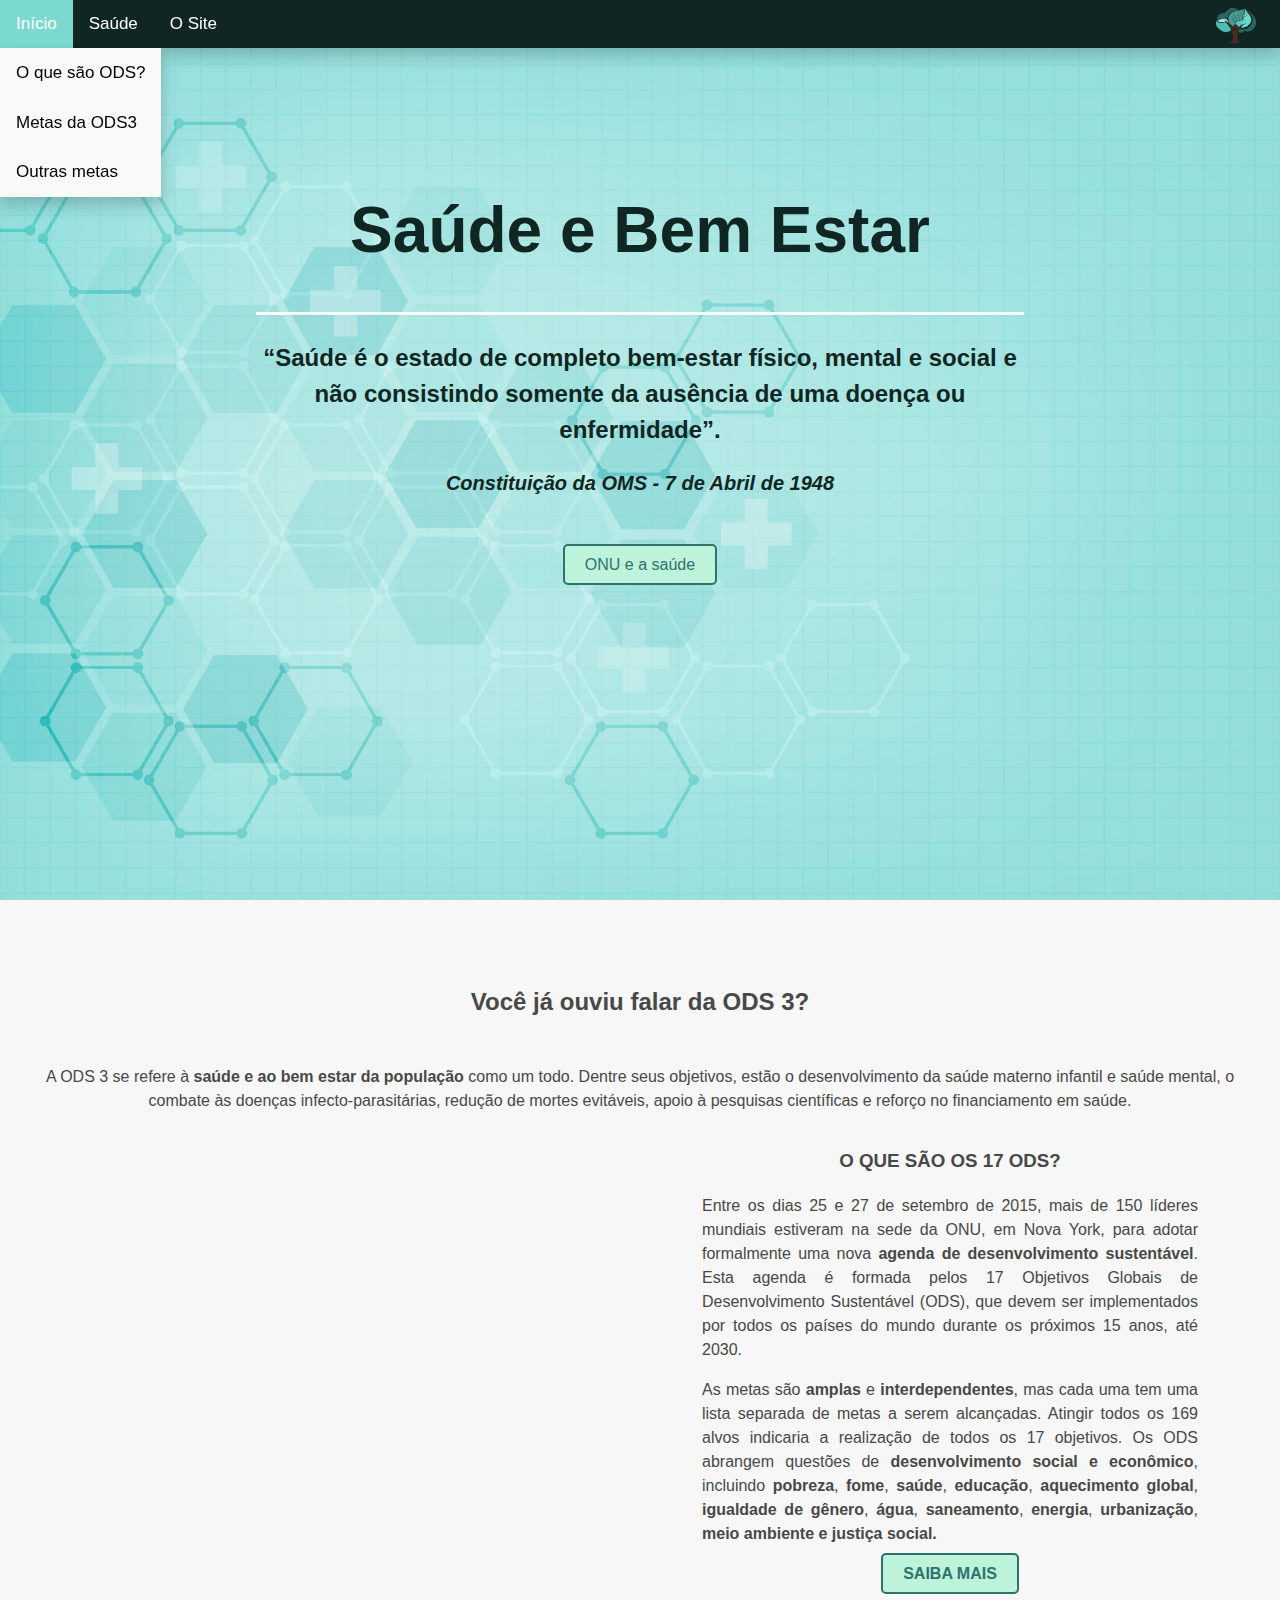
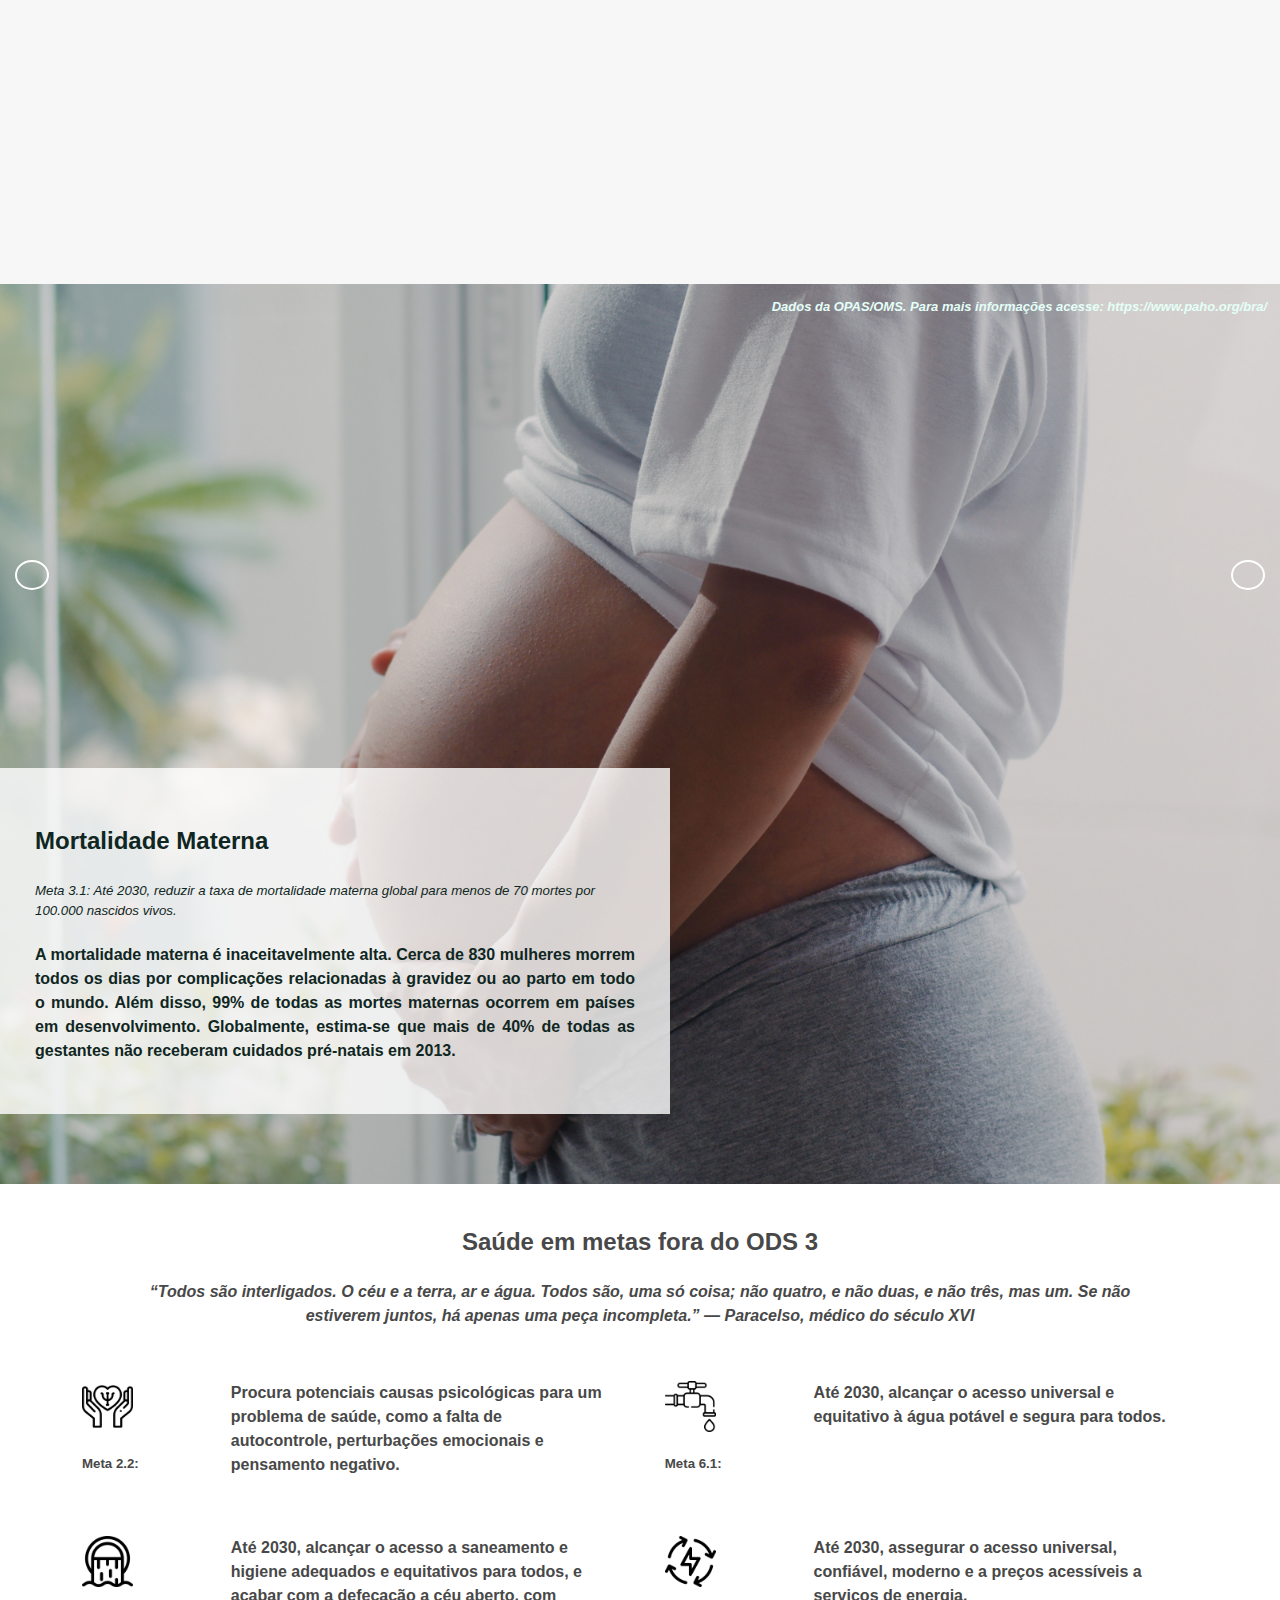
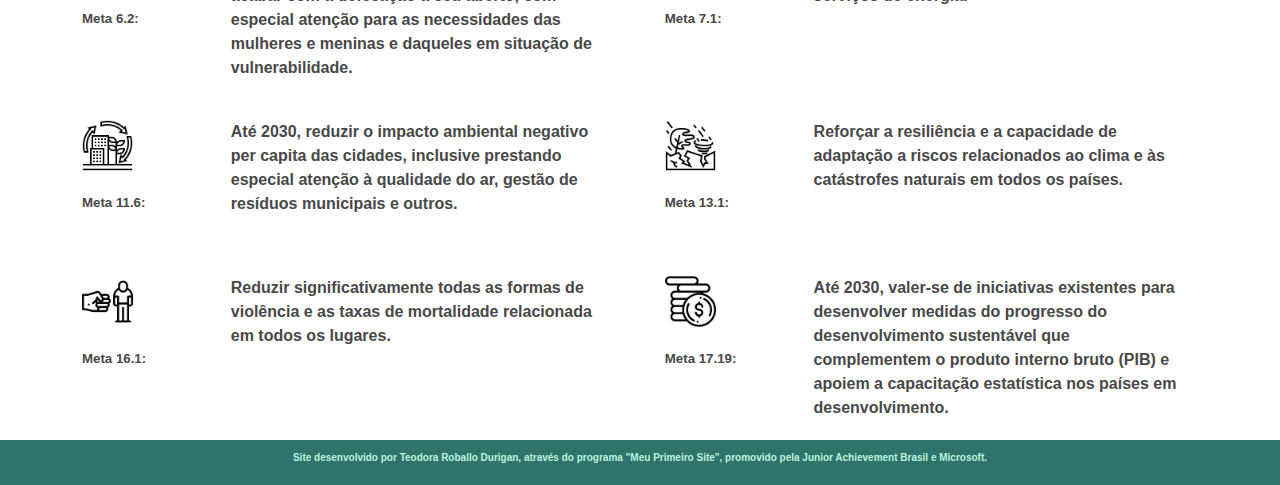
<file: index.html>
<html>
    <head>
        <title>Saúde e Bem Estar</title>
        <meta charset="UTF-8"/>
        <meta name="viewport" content="width:device-width, initial-scale=1.0"/>
        <link rel="stylesheet" href="estilo.css">
        <link rel="shortcut icon" href="img/favicon.png" type="image/x-png">
        <link rel="stylesheet" href="https://use.fontawesome.com/releases/v5.7.2/css/all.css" integrity="sha384-fnmOCqbTlWIlj8LyTjo7mOUStjsKC4pOpQbqyi7RrhN7udi9RwhKkMHpvLbHG9Sr" crossorigin="anonymous"/>
       
    </head>
    <body>
        <header class="topnav1">
            <div id="logodiv">
                <a href="index.html"> <img id="logo" src="img/favicon.png" alt="É uma árvore"/></a>
            </div>
            <div class="topnav" id="myTopnav">

                <div class="dropdown active">
                    <button class="dropbtn" href="index.html">Início
                        <i class="fa fa-caret-down"></i>
                    </button>
                    <div class="dropdown-content ">
                        <a href="index.html#sessaoods">O que são ODS?</a>
                        <a href="index.html#slidemetas">Metas da ODS3</a>
                        <a href="index.html#outrasmetas">Outras metas</a>
                    </div>
                </div>

                <div class="dropdown">
                  <button class="dropbtn">Saúde
                    <i class="fa fa-caret-down"></i>
                  </button>
                  <div class="dropdown-content">
                        <a href="paginadois.html#oqueesaude">O que é?</a>
                        <a href="paginadois.html#sus">#ValorizeoSUS</a>
                        <a href="paginadois.html#melhorasaude">Sua Saúde</a>
                     </div>
                </div>

                <div class="dropdown">
                    <button class="dropbtn">O Site
                        <i class="fa fa-caret-down"></i>
                    </button>
                    <div class="dropdown-content">
                        <a href="paginatres.html#conceito">Design</a>
                        <a href="paginatres.html#sobre">Desenvolvedora</a>
                        <a href="paginatres.html#agradecimento">Agradecimentos</a>
                    </div>
                </div>
                <a href="javascript:void(0);" class="icon" onclick="myFunction()">&#9776;</a>
            </div>
        </header>
        <div id="capa">
            <h1 id="titulo">Saúde e Bem Estar</h1>
            <h2 id="subtitulo">“Saúde é o estado de completo bem-estar físico, mental e social e não consistindo somente da ausência de uma doença ou enfermidade”.</h2>
            <h2 id="subtitulo2" class="bottom3 italico"> Constituição da OMS - 7 de Abril de 1948</h2>
            <a id="acao" class=" borda botton top5" href="https://nacoesunidas.org/acao/saude/" target="_blanck">ONU e a saúde</a>
        </div>
       
        <section id="sessaoods" class="destaque top5 espacobaixo">
            <h2 id="ods3" class="centralizado"> Você já ouviu falar da ODS 3? </h2>
            <p class="centralizado"> A ODS 3 se refere à <b>saúde e ao bem estar da população </b>como um todo. Dentre seus objetivos, estão o desenvolvimento da saúde materno infantil e saúde mental, o combate às doenças  infecto-parasitárias, redução de mortes evitáveis, apoio à pesquisas científicas e reforço no financiamento em saúde.</p>
            <div class="coluna dois">
                <iframe id="video" padding-top: src="https://www.youtube.com/embed/XLtu7mYaMWY" frameborder="0" allow="accelerometer; autoplay; encrypted-media; gyroscope; picture-in-picture" allowfullscreen></iframe>
            </div>
            <div class="coluna dois centralizado">
                <h3>O QUE SÃO OS 17 ODS?</h3> 
                <p class="justificado">Entre os dias 25 e 27 de setembro de 2015, mais de 150 líderes mundiais estiveram na sede da ONU, em Nova York, para adotar formalmente uma nova <b> agenda de desenvolvimento sustentável</b>. 
                    Esta agenda é formada pelos 17 Objetivos Globais de Desenvolvimento Sustentável (ODS), que devem ser implementados por todos os países do mundo durante os próximos 15 anos, até 2030. </p>
                <p class="justificado"> As metas são<b> amplas </b>e <b>interdependentes</b>, mas cada uma tem uma lista separada de metas a serem alcançadas. Atingir todos os 169 alvos indicaria a realização de todos os 17 objetivos. Os ODS abrangem questões
                     de <b>desenvolvimento social e econômico</b>, incluindo <b>pobreza</b>, <b>fome</b>, <b>saúde</b>, <b>educação</b>, <b>aquecimento global</b>, <b>igualdade de gênero</b>, <b>água</b>, <b>saneamento</b>, <b>energia</b>, <b>urbanização</b>, <b><b>meio ambiente</b> e <b>justiça social</b>.</p>
                <a id="acao" class="centralizado" href="https://nacoesunidas.org/conheca-os-novos-17-objetivos-de-desenvolvimento-sustentavel-da-onu/" target="_blanck">SAIBA MAIS</a>
    
            </div>
        </section>

        <section id=slidemetas>
            <div class="slider">
                <div class="slide current">
                  <div class="content">
                        <h2>Mortalidade Materna</h4>
                        <h5 class="metas">Meta 3.1: Até 2030, reduzir a taxa de mortalidade materna global para menos de 70 mortes por 100.000 nascidos vivos.</h5>
                        <p class="justificado">A mortalidade materna é inaceitavelmente alta. Cerca de 830 mulheres morrem todos os dias por complicações relacionadas à gravidez ou ao parto em todo o mundo. Além disso, 99% de todas as mortes 
                        maternas ocorrem em países em desenvolvimento. Globalmente, estima-se que mais de 40% de todas as gestantes não receberam cuidados pré-natais em 2013.   </p>
                  </div>
                    <div>
                        <p id="rodapemetas"> Dados da OPAS/OMS. Para mais informações acesse: https://www.paho.org/bra/  </p>
                    </div> 
                </div>
                <div class="slide">
                  <div class="content">
                    <h2>Mortalidade Infantil</h2>
                        <h5 class="metas">Meta 3.2: Até 2030, acabar com as mortes evitáveis de recém-nascidos e crianças menores de 5 anos, com todos os países objetivando reduzir a mortalidade neonatal para pelo menos 12 por 1.000 
                            nascidos vivos e a mortalidade de crianças menores de 5 anos para pelo menos 25 por 1.000 nascidos vivos</h5>
                        <p class="justificado"> As taxas de mortalidade entre menores de cinco anos continuaram a melhorar em 2016, caindo para 41 a cada 1.000 nascidos vivos – em 1990, a estimativa era de 93 a cada 1.000 nascidos vivos. 
                            No entanto, em 2016, morreram por dia 15 mil crianças menores de cinco anos. A mortalidade neonatal caiu de 37 a cada 1.000 nascidos vivos, em 1990, para 19 a cada 1.000 nascidos vivos em 2016.</p>
                    <div>
                        <p id="rodapemetas"> Dados da OPAS/OMS. Para mais informações acesse: https://www.paho.org/bra/  </p>
                    </div> 
                  </div>
                </div>
                <div class="slide">
                  <div class="content">
                    <h2>Doenças Infectoparasitárias</h2>
                    <h5 class="metas">Meta 3.3: até 2030, acabar com as epidemias de aids, tuberculose, malária e doenças tropicais negligenciadas, e combater a hepatite, doenças transmitidas pela água e outras doenças transmissíveis</h5>
                    <p class="justificado">Estima-se que, em 2016, 1 milhão de pessoas morreram por doenças relacionadas ao HIV. O aumento global da terapia antirretroviral tem sido o principal responsável pelo declínio de 48% nas 
                            mortes relacionadas ao HIV, que tiveram um pico de 1,9 milhão em 2005. No entanto, a terapia antirretroviral só atingiu 53% das pessoas que vivem com HIV até o fim de 2016. Quanto ao combate à malária, após conquistas globais sem precedentes, o progresso está estagnado. O principal desafio que os países enfrentam na luta contra essa enfermidade é a falta de 
                            financiamento sustentável e previsível.</p>
                  </div>
                  <div>
                    <p id="rodapemetas"> Dados da OPAS/OMS. Para mais informações acesse: https://www.paho.org/bra/  </p>
                </div> 
                </div>
                <div class="slide">
                  <div class="content">
                    <h2>Doenças Crônicas</h2>
                    <h5 class="metas">Meta 3.4: Até 2030, reduzir em um terço a mortalidade prematura por doenças crônicas não transmissíveis via prevenção e tratamento, e promover a saúde mental e o bem-estar</h5>
                     <p class="justificado">A probabilidade de morrer por diabetes, câncer, doenças cardiovasculares e doenças crônicas pulmonares entre 30 e 70 anos caiu para 18% em 2016, abaixo dos 22% em 2000. Adultos em países de 
                            baixa e baixa-média renda enfrentaram os maiores riscos – quase o dobro da taxa para adultos em países de alta renda. O número total de mortes por doenças crônicas não transmissíveis está aumentando devido ao 
                            crescimento populacional e ao envelhecimento. Outro dado preocupante é que, só em 2016, estima-se que tenham ocorrido  800 mil mortes por suicídio no mundo. </p>
                  </div>
                  <div>
                    <p id="rodapemetas"> Dados da OPAS/OMS. Para mais informações acesse: https://www.paho.org/bra/  </p>
                </div> 
                </div>
                <div class="slide">
                    <div class="content">
                      <h2>Abuso de Substâncias</h2>
                      <h5 class="metas">Meta 3.5: Reforçar a prevenção e o tratamento do abuso de substâncias, incluindo o abuso de drogas entorpecentes e uso nocivo do álcool</h5>
                      <p class="justificado"> De 2010 a 2016, o nível mundial de consumo de álcool permaneceu estável: 6,4 litros de álcool puro por pessoa com 15 anos ou mais. Ainda assim, 5,1% da carga mundial de doenças e lesões são 
                          atribuídas ao consumo dessa substância, conforme calculado em termos de Anos de Vida Perdidos Ajustados por Incapacidade (DALY, sigla em inglês).</p>
                    </div>
                    <div>
                        <p id="rodapemetas"> Dados da OPAS/OMS. Para mais informações acesse: https://www.paho.org/bra/  </p>
                    </div> 
                  </div>
                <div class="slide">
                  <div class="content">
                    <h2>Acidentes de Trânsito</h2>
                    <h5 class="metas">Meta 3.6: Até 2020, reduzir pela metade as mortes e lesões em todo o mundo por acidentes de trânsito</h5>
                    <p class="justificado"> As mortes por lesões causadas no trânsito aumentaram desde 2000, chegando a 1,25 milhão em 2013. A taxa de mortalidade devido a lesões no trânsito foi 2,6 vezes maior em países de baixa renda 
                        (24,1 mortes por 100.000 habitantes) do que em países de alta renda (9,2 mortes por 100.000 habitantes), apesar de haver uma quantidade menor de veículos em países de baixa renda.</p>
                  </div>
                  <div>
                    <p id="rodapemetas"> Dados da OPAS/OMS. Para mais informações acesse: https://www.paho.org/bra/  </p>
                </div> 
                </div>
                <div class="slide">
                  <div class="content">
                    <h2>Saúde Sexual e Reprodutiva</h2>
                    <h5 class="metas">Meta 3.7: Até 2030, assegurar o acesso universal aos serviços de saúde sexual e reprodutiva, incluindo o planejamento familiar, informação e educação, bem como a integração da saúde reprodutiva em estratégias e programas nacionais</h5>
                    <p class="justificado">Estima-se que 208 milhões de mulheres em idade reprodutiva que são casadas ou estão em união em todo o mundo ainda não têm suas necessidades de planejamento familiar atendidas com um método
                         contraceptivo moderno. Isso representa 23% de todas as mulheres em idade reprodutiva que são casadas ou estão em união e desejam limitar ou espaçar gestações. Estima-se que haja, anualmente, 12,8 milhões de nascimentos entre meninas adolescentes de 15 a 19 anos. A gravidez precoce pode aumentar os riscos para os recém-nascidos, bem como para as jovens mães.</p>
                  </div>
                  <div>
                    <p id="rodapemetas"> Dados da OPAS/OMS. Para mais informações acesse: https://www.paho.org/bra/  </p>
                </div> 
                </div>
                <div class="slide">
                    <div class="content">
                      <h2>Cobertura Universal de Saúde</h2>
                      <h5 class="metas">Meta 3.8: Atingir a cobertura universal de saúde, incluindo a proteção do risco financeiro, o acesso a serviços de saúde essenciais de qualidade e o acesso a medicamentos e vacinas essenciais seguros, eficazes, de qualidade e a preços acessíveis para todos.</h5>
                      <p class="justificado">Diferente do cenário brasileiro, pelo menos metade da população mundial não tem cobertura total dos serviços essenciais de saúde. Em 2010, estima-se que 808 milhões de pessoas – 11,7% da 
                          população mundial – gastaram pelo menos 10% de seu orçamento familiar pagando pelos serviços de saúde do próprio bolso. Calcula-se que 97 milhões de pessoas foram levadas à pobreza devido a esses gastos em 2010.</p>
                    </div>
                    <div>
                        <p id="rodapemetas"> Dados da OPAS/OMS. Para mais informações acesse: https://www.paho.org/bra/  </p>
                    </div> 
                  </div>
                  <div class="slide">
                    <div class="content">
                      <h2>Produtos Químicos e Contaminação</h2>
                      <h5 class="metas">Meta 3.9: Até 2030, reduzir substancialmente o número de mortes e doenças por produtos químicos perigosos, contaminação e poluição do ar e água do solo.</h5>
                      <p class="justificado">Em 2016, a poluição do ar exterior nas cidades e áreas rurais causou cerca de 4,2 milhões de mortes em todo o mundo. No mesmo ano, a poluição do ar interior e exterior causou cerca de 7 milhões de 
                          mortes – uma em cada oito mortes no mundo. Água não potável, saneamento e falta de higiene foram responsáveis por cerca de 870.000 mortes em 2016.</p>
                    </div>
                    <div>
                        <p id="rodapemetas"> Dados da OPAS/OMS. Para mais informações acesse: https://www.paho.org/bra/  </p>
                    </div> 
                  </div>
                  <div class="slide">
                    <div class="content">
                      <h2>Controle do Tabaco</h2>
                      <h5 class="metas">Meta 3.a: Fortalecer a implementação da Convenção-Quadro para o Controle do Tabaco em todos os países, conforme apropriado</h5>
                      <p class="justificado">Em 2016, mais de 1,1 bilhão de pessoas fumaram tabaco – 34% de todos os homens de 15 anos e mais de 6% de todas as mulheres nessa faixa etária. Entre 2015-2016, mais da metade (98) dos Estados Membros 
                          da OMS reforçaram a implementação da Convenção-Quadro para o Controle do Tabaco por meio de várias medidas, como a introdução ou o fortalecimento da legislação que exige avisos de saúde nas embalagens de produtos derivados do tabaco.</p>
                    </div>
                    <div>
                        <p id="rodapemetas"> Dados da OPAS/OMS. Para mais informações acesse: https://www.paho.org/bra/  </p>
                    </div> 
                  </div>
                  <div class="slide">
                    <div class="content">
                      <h2> Apoio Científico: Vacinação e Medicamentos</h2>
                      <h5 class="metas">Meta 3.b: Apoiar a pesquisa e o desenvolvimento de vacinas e medicamentos para as doenças transmissíveis e não transmissíveis, que afetam principalmente os países em desenvolvimento, proporcionar o acesso 
                          a medicamentos e vacinas essenciais a preços acessíveis, de acordo com a Declaração de Doha, que afirma o direito dos países em desenvolvimento de utilizarem plenamente as disposições do acordo TRIPS sobre flexibilidades 
                          para proteger a saúde pública e, em particular, proporcionar o acesso a medicamentos para todos</h5>
                      <p class="justificado">Em 2016, uma em cada 10 crianças em todo o mundo não recebeu sequer a primeira dose da vacina contra difteria, tétano e coqueluche (DTP1) e a cobertura com as três doses recomendadas foi de 86%, um nível que 
                          permaneceu praticamente inalterado desde 2010.</p>
                    </div>
                  </div>
                  <div class="slide">
                    <div class="content">
                      <h2>Financiamento em Saúde</h2>
                      <h5 class="metas">Meta 3.c: Aumentar substancialmente o financiamento da saúde e o recrutamento, desenvolvimento e formação, e retenção do pessoal de saúde nos países em desenvolvimento, especialmente nos países menos desenvolvidos 
                          e nos pequenos Estados insulares em desenvolvimento</h5>
                      <p class="justificado">No período entre 2007 e 2016, 76 países relataram ter menos de um médico por mil habitantes. No mesmo período, 87 países informaram ter menos de três enfermeiros e profissionais de obstetrícia por mil habitantes.</p>
                    </div>
                    <div>
                        <p id="rodapemetas"> Dados da OPAS/OMS. Para mais informações acesse: https://www.paho.org/bra/  </p>
                    </div> 
                  </div>
                  <div class="slide">
                    <div class="content">
                      <h2>Promoção e Prevenção</h2>
                      <h5 class="metas">Meta 3.d: Reforçar a capacidade de todos os países, particularmente os países em desenvolvimento, para o alerta precoce, redução de riscos e gerenciamento de riscos nacionais e globais de saúde</h5>
                      <p class="justificado">Em 2017, 167 Estados Membros (85% de todos os Estados Membros) responderam a um questionário de auto-avaliação usado para mensurar o status de implementação de 13 capacidades essenciais. A pontuação média da 
                          capacidade principal de todos os países declarantes foi de 72%.</p>
                    </div>
                    <div>
                        <p id="rodapemetas"> Dados da OPAS/OMS. Para mais informações acesse: https://www.paho.org/bra/  </p>
                    </div> 
                  </div>
              </div>
              <div class="buttons">
                <button id="prev"><i class="fas fa-arrow-left"></i></button>
                <button id="next"><i class="fas fa-arrow-right"></i></button>
              </div>
          
              <script src="main.js"></script>
        </section>


        <section id="outrasmetas">
              <h2 class="centralizado">Saúde em metas fora do ODS 3</h3>
                <p class="centralizado borda10 italico bottom3"> “Todos são interligados. O céu e a terra, ar e água. Todos são, uma só coisa; não quatro, e não duas, e não três, mas um. Se não estiverem juntos, há apenas uma peça incompleta.” 
                    ― Paracelso, médico do século XVI </p>
                <div class="coluna quatro">
                    <a href="https://nacoesunidas.org/pos2015/ods2/" target=_”blank”><img class="icone" src="img/meta22.png" alt="É uma mão envolvendo um cérebro, com o símbolo da psicologia"></a>
                    <h5>Meta 2.2:</h5>
                </div>
                <div class="coluna doissextos" >
                    <p class="margemzero"> Procura potenciais causas psicológicas para um problema de saúde, como a falta de autocontrole, perturbações emocionais e pensamento negativo.</p>
                </div>
                <div class="coluna quatro">
                    <a href="https://nacoesunidas.org/pos2015/ods6/" target=_”blank”><img class="icone" src="img/meta61.png" alt="É uma torneira saindo água" /></a>
                    <h5>Meta 6.1:</h5>
                </div>
                <div class="coluna doissextos">
                    <p class="margemzero"> Até 2030, alcançar o acesso universal e equitativo à água potável e segura para todos.</p>
                </div>
        </section>

        <section>
            <div class="coluna quatro">
                <a href="https://nacoesunidas.org/pos2015/ods6/" target=_”blank”><img class="icone" src="img/meta62.png" alt="É um cano despejando esgoto"> </a>
                <h5>Meta 6.2:</h5>
            </div>
            <div class="coluna doissextos" >
                <p class="margemzero"> Até 2030, alcançar o acesso a saneamento e higiene adequados e equitativos para todos, e acabar com a defecação a céu aberto, com especial atenção para as necessidades das mulheres e meninas e daqueles em situação de vulnerabilidade.</p>
            </div>
            <div class="coluna quatro">
                <a href="https://nacoesunidas.org/pos2015/ods7/" target=_”blank”><img class="icone" src="img/meta71.png" alt="É um raio"> </a>
                 <h5>Meta 7.1:</h5>
             </div>
             <div class="coluna doissextos">
                 <p class="margemzero"> Até 2030, assegurar o acesso universal, confiável, moderno e a preços acessíveis a serviços de energia.</p>
             </div>
      </section>

      <section>
            <div class="coluna quatro">
                <a href="https://nacoesunidas.org/pos2015/ods11/" target=_”blank”><img class="icone" src="img/meta116.png" alt="É um edificio e uma planta envoltos por uma flecha" /></a>
                <h5>Meta 11.6: </h5> 
            </div>
            <div class="coluna doissextos" >
                <p class="margemzero"> Até 2030, reduzir o impacto ambiental negativo per capita das cidades, inclusive prestando especial atenção à qualidade do ar, gestão de resíduos municipais e outros.</p>
            </div>
            <div class="coluna quatro">
                <a href="https://nacoesunidas.org/pos2015/ods13/" target=_”blank”> <img class="icone" src="img/meta131.png" alt="É um furacão e uma árvore caindo" /></a>
                <h5>Meta 13.1: </h5>
            </div>
            <div class="coluna doissextos">
                <p class="margemzero"> Reforçar a resiliência e a capacidade de adaptação a riscos relacionados ao clima e às catástrofes naturais em todos os países.</p>
            </div>
        </section>
               
        <section>
            <div class="coluna quatro">
                <a href="https://nacoesunidas.org/pos2015/ods16/" target=_”blank”><img class="icone" src="img/meta161.png" alt="É uma mão fechada em sinal de soco e uma pessoa triste" /></a>
                <h5>Meta 16.1:</h5>
            </div>
            <div class="coluna doissextos" >
                <p class="margemzero"> Reduzir significativamente todas as formas de violência e as taxas de mortalidade relacionada em todos os lugares.</p>
            </div>
            <div class="coluna quatro">

                <a href="https://nacoesunidas.org/pos2015/ods17/" target=_”blank”><img class="icone" src="img/meta1719.png" alt="São moedas"> </a>
                <h5>Meta 17.19:</h5>
            </div>
            <div class="coluna doissextos">
                <p class="margemzero"> Até 2030, valer-se de iniciativas existentes para desenvolver medidas do progresso do desenvolvimento sustentável que complementem o produto 
                    interno bruto (PIB) e apoiem a capacitação estatística nos países em desenvolvimento.</p>
            </div>
        </section>
               
        <footer class="fontepqn centralizado">
                <p>Site desenvolvido por Teodora Roballo Durigan, através do programa "Meu Primeiro Site", promovido pela Junior Achievement Brasil e Microsoft.</p>
        </footer>
    </body>
</html>
</file>
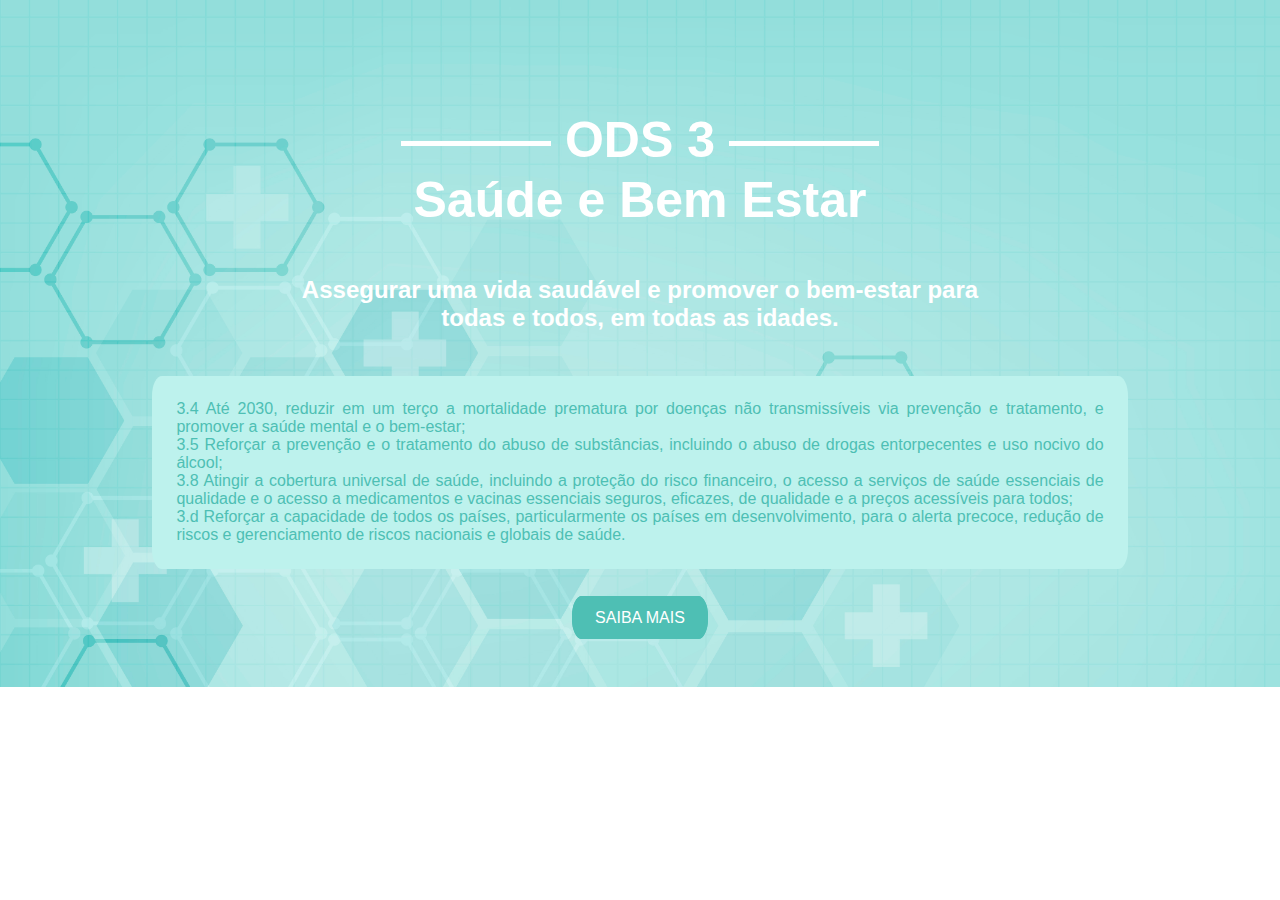
<file: Semana 1 (Meu Primeiro Site) - Jul.2020/index.html>
<!DOCTYPE html>
<html>
    <head>
        <title>Site da Teodora</title>

        <link rel="shortcut icon" href="favicon.png" type="image/x-png">

        <meta charset="UTF-8">

        <link rel="stylesheet" href="estilo.css">
    </head>

    <body>

        <div id="imagem_fundo">
            <h1 id="titulo" class="fonte"> ——— ODS 3 ——— <br><br> Saúde e Bem Estar </h1>

            <h2 id="subtitulo" class="fonte">
                Assegurar uma vida saudável e promover o bem-estar 
                para todas e todos, em todas as idades.
            </h2>
        
            <p id="paragrafo" class="fonte"> 
                3.4 Até 2030, reduzir em um terço a mortalidade prematura por doenças não transmissíveis via prevenção 
                e tratamento, e promover a saúde mental e o bem-estar; 
                    <br> 3.5 Reforçar a prevenção e o tratamento do abuso de substâncias, incluindo o abuso de drogas 
                 entorpecentes e uso nocivo do álcool;
                     <br> 3.8 Atingir a cobertura universal de saúde, incluindo a proteção do risco financeiro, 
                 o acesso a serviços de saúde essenciais de qualidade e o acesso a medicamentos e vacinas 
                 essenciais seguros, eficazes, de qualidade e a preços acessíveis para todos;
                     <br> 3.d Reforçar a capacidade de todos os países, particularmente os países em 
                 desenvolvimento, para o alerta precoce, redução de riscos e gerenciamento de riscos nacionais e globais de saúde.
             </p>

            <a id="acao" class="fonte" href="https://nacoesunidas.org/pos2015/ods3/" target="blanck">
                SAIBA MAIS
            </a>
            
        </div>

    </body>
</html>
</file>
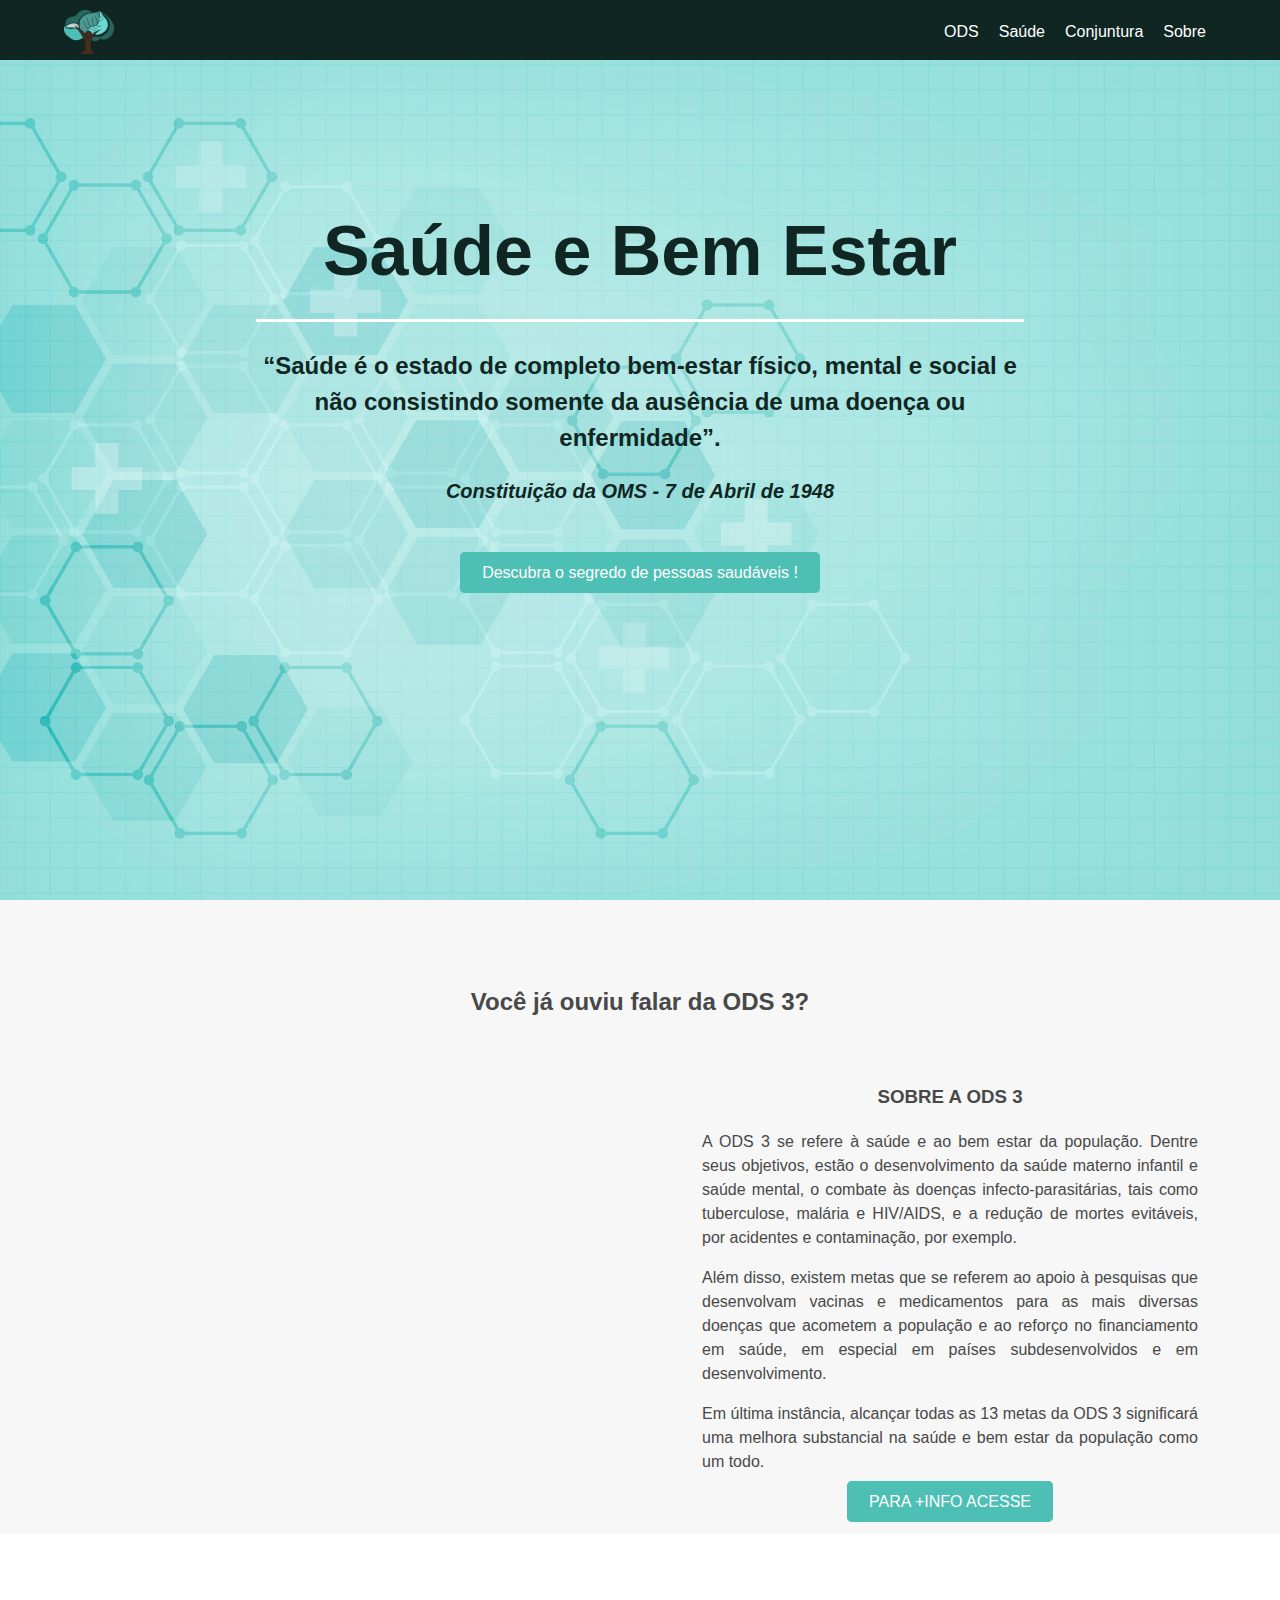
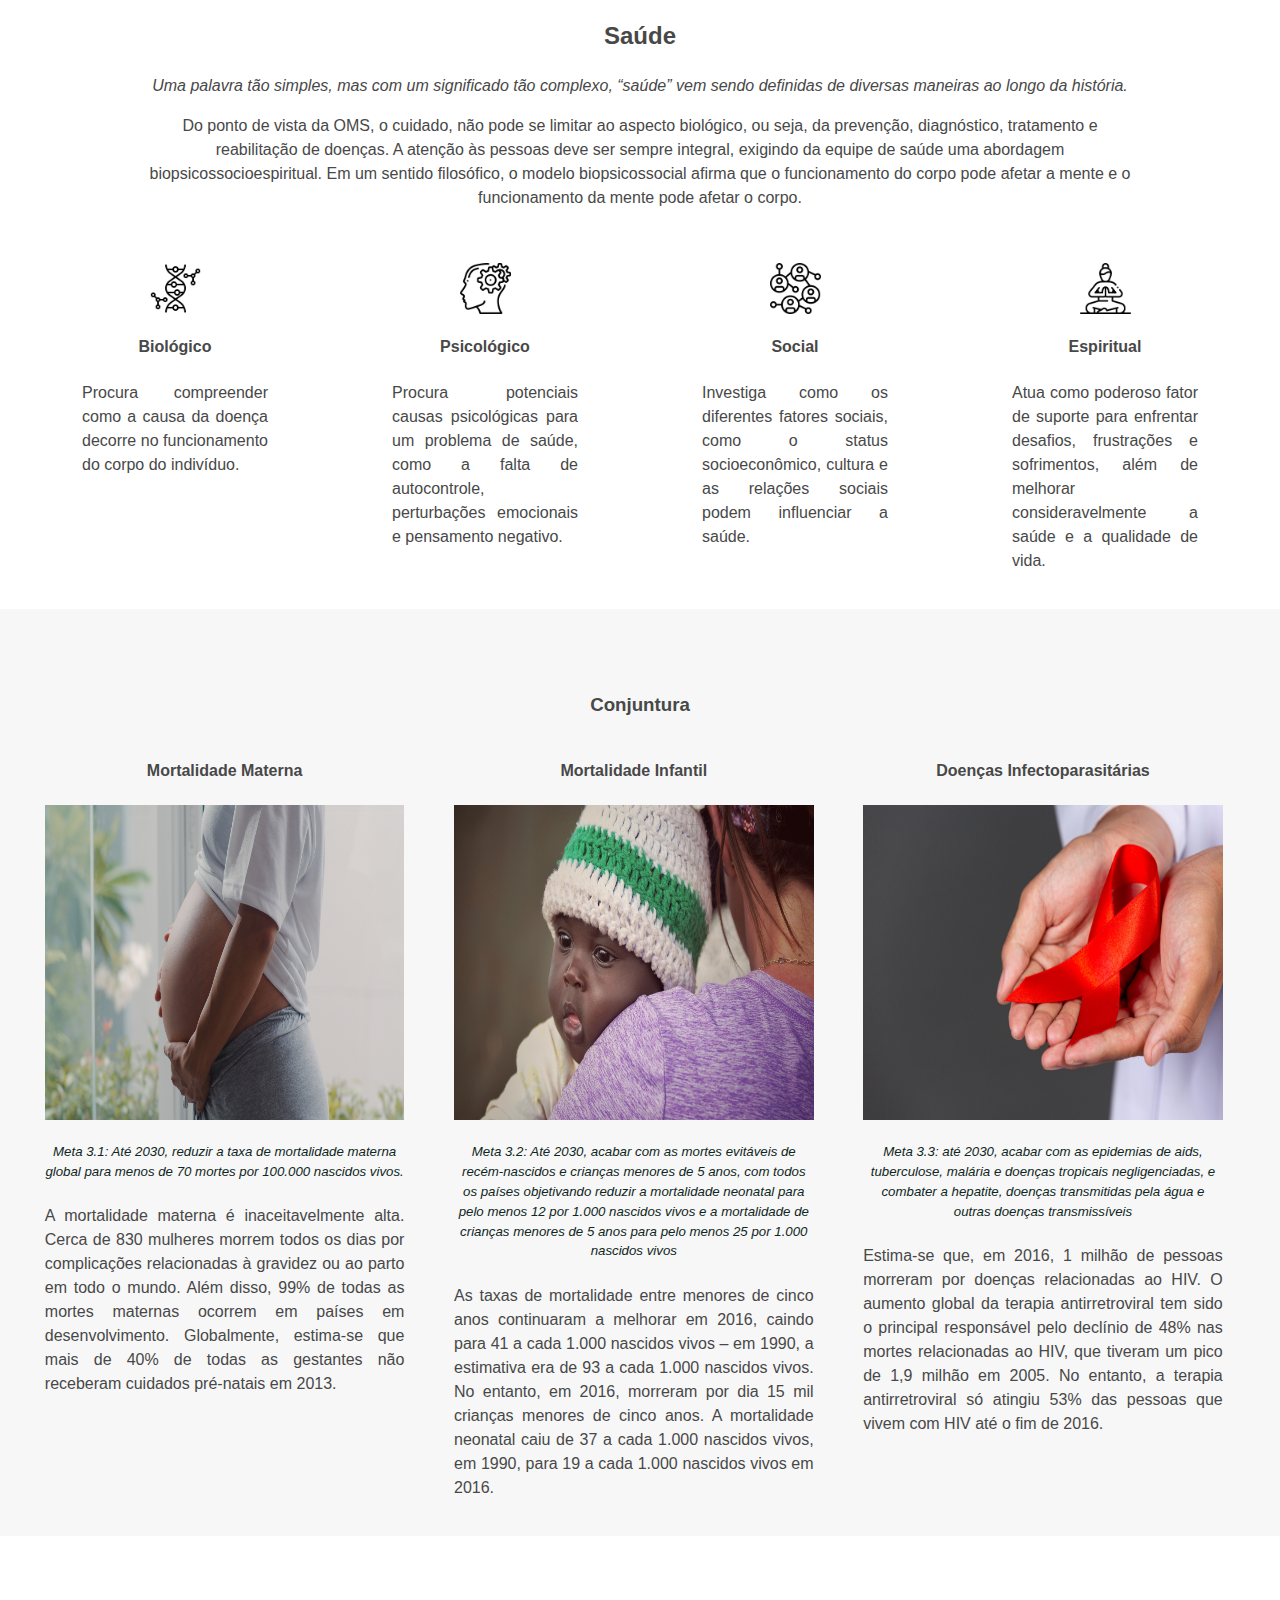
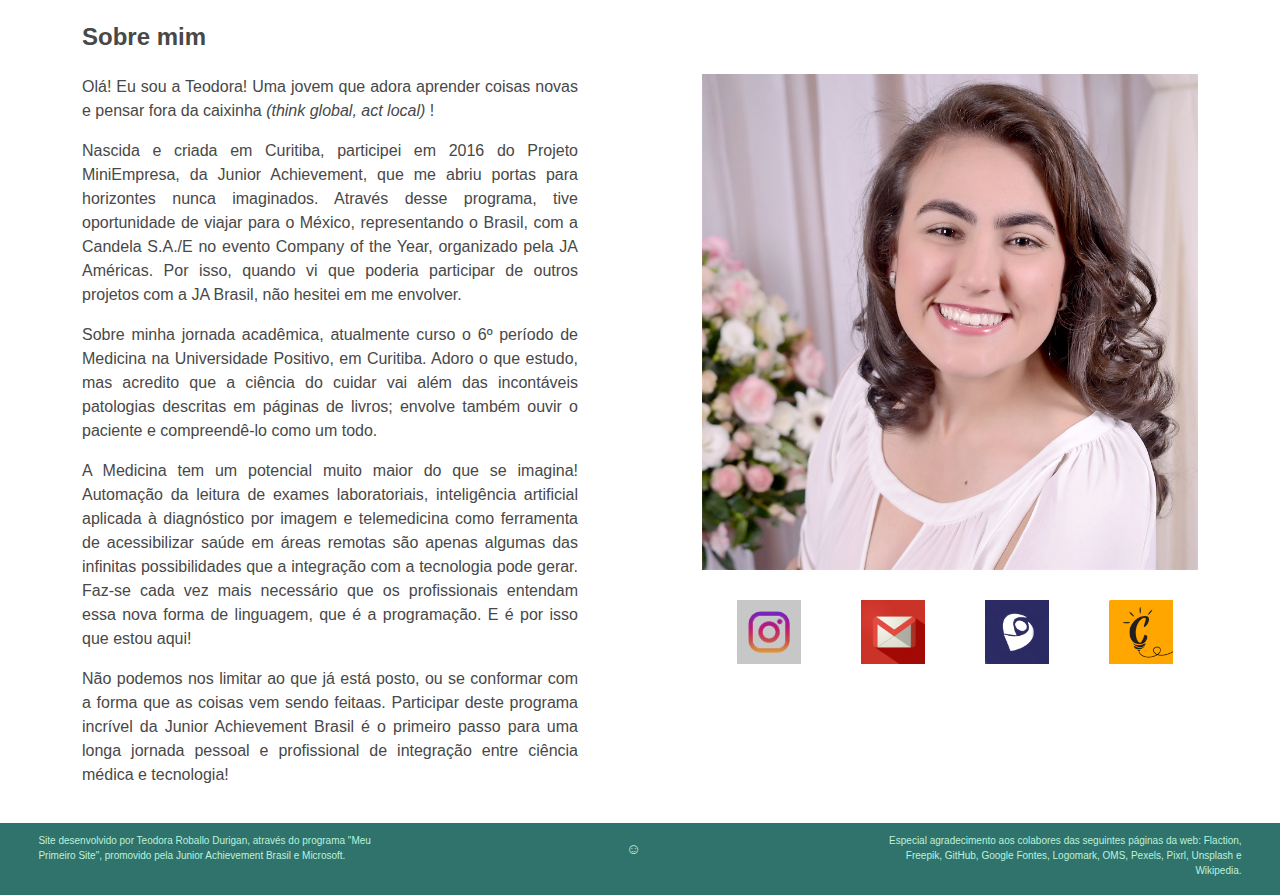
<file: Semana 2 (Meu Primeiro Site) - Jul.2020/index.html>
<html>
    <head>
        <title>Site da Teodora</title>
        <link rel="stylesheet" href="estilo.css">
        <link rel="shortcut icon" href="img/favicon.png" type="image/x-png">
    </head>
    <body>
        <header>
            <img id="logo" src="img/favicon.png" alt="É uma árvore"/>
            <ul id="menu">
                <li id="menucor"><a href="#projeto">ODS</a></li>
                <li id="menucor"><a href="#selecao">Saúde</a></li>
                <li id="menucor"><a href="#ecopontos">Conjuntura</a></li>
                <li id="menucor"><a href="#sobre">Sobre</a></li>
            </ul>
        </header>
        <div id="capa">
            <h1 id="titulo">Saúde e Bem Estar</h1>
            <h2 id="subtitulo">“Saúde é o estado de completo bem-estar físico, mental e social e não consistindo somente da ausência de uma doença ou enfermidade”.</h2>
            <h2 id="subtitulo2" class="bottom3 italico"> Constituição da OMS - 7 de Abril de 1948</h2>
            <a id="acao" class=" borda botton top5" href="https://www.eumedito.org/aprenda-a-meditar/" target="_blanck">Descubra o segredo de pessoas saudáveis !</a>
        </div>
        <section id="projeto" class="destaque top5">
            <h2 id="ods3" class="centralizado"> Você já ouviu falar da ODS 3? </h2>
            <div class="coluna dois">
                <iframe id="video" padding-top: src="https://www.youtube.com/embed/XLtu7mYaMWY" frameborder="0" allow="accelerometer; autoplay; encrypted-media; gyroscope; picture-in-picture" allowfullscreen></iframe>
            </div>
            <div class="coluna dois centralizado">
                <h3>SOBRE A ODS 3</h3> 
                <p class="justificado">A ODS 3 se refere à saúde e ao bem estar da população. Dentre seus objetivos, estão o desenvolvimento da saúde materno 
                    infantil e saúde mental, o combate às doenças  infecto-parasitárias, tais como tuberculose, malária e HIV/AIDS, e a redução de mortes evitáveis, 
                    por acidentes e contaminação, por exemplo. </p>
                <p class="justificado">Além disso, existem metas que se referem ao apoio à pesquisas que desenvolvam vacinas e medicamentos para as mais diversas doenças 
                    que acometem a população e ao reforço no financiamento em saúde, em especial em países subdesenvolvidos e em desenvolvimento.</p>
                <p class="justificado">Em última instância, alcançar todas as 13 metas da ODS 3 significará uma melhora substancial na saúde e bem estar da população como um todo. </p>
                <a id="acao" class="centralizado" href="https://unaids.org.br/2019/04/ods-3-sobre-saude-e-bem-estar-e-o-objetivo-do-mes-em-abril/" target="_blanck">PARA +INFO ACESSE</a>
    
            </div>
        </section>
        <section id="selecao" class="top5 botton">
            <h2 class="centralizado">Saúde</h3>
            <p class="centralizado borda10 italico"> Uma palavra tão simples, mas com um significado tão complexo, “saúde” vem sendo definidas de diversas maneiras ao longo da história. 
            <p class="centralizado borda10 bottom3"> Do ponto de vista da OMS, o cuidado, não pode se limitar ao aspecto biológico, ou seja, da prevenção, diagnóstico, tratamento e reabilitação 
                de doenças. A atenção às pessoas deve ser sempre integral, exigindo da equipe de saúde uma abordagem biopsicossocioespiritual. Em um sentido filosófico, o 
                modelo biopsicossocial afirma que o funcionamento do corpo pode afetar a mente e o funcionamento da mente pode afetar o corpo.</p>
            <div class="coluna quatro centralizado">
                <img class="icone" src="img/bio.png" alt="É um DNA" />
                <h4>Biológico</h4>
                <p class="justificado">Procura compreender como a causa da doença decorre no funcionamento do corpo do indivíduo.</p>
            </div>
            <div class="coluna quatro centralizado">
                <img class="icone" src="img/psico.png" alt="É uma cabeça com uma engrnagem" />
                <h4>Psicológico</h4>
                <p class="justificado"> Procura potenciais causas psicológicas para um problema de saúde, como a falta de autocontrole, perturbações emocionais e pensamento negativo.</p>
            </div>
            <div class="coluna quatro centralizado">
                <img class="icone" src="img/social.png" alt="São quatro ícones de pessoas conectadas" />
                <h4>Social</h4>
                <p class="justificado">Investiga como os diferentes fatores sociais, como o status socioeconômico, cultura e as relações sociais podem influenciar a saúde.</p>
            </div>
            <div class="coluna quatro centralizado">
                <img class="icone" src="img/espiritual.png" alt="É uma pessoa meditando" />
                <h4>Espiritual</h4>
                <p class="justificado">Atua como poderoso fator de suporte para enfrentar desafios, frustrações e sofrimentos, além de melhorar consideravelmente a saúde e a qualidade de vida.</p>
            </div>
        </section>
        <section id="ecopontos" class="destaque top5 botton">
            <h3 class="centralizado">Conjuntura</h3>
                    <div class="coluna tres centralizado">
                        <h4>Mortalidade Materna</h4>
                        <img class="imgeco" src="imgmetas/meta31.jpg" alt="É uma gestante" />
                        <h5 class="metas">Meta 3.1: Até 2030, reduzir a taxa de mortalidade materna global para menos de 70 mortes por 100.000 nascidos vivos.</h5>
                        <p class="justificado">A mortalidade materna é inaceitavelmente alta. Cerca de 830 mulheres morrem todos os dias por complicações relacionadas à gravidez ou ao parto em todo o mundo. Além disso, 99% de todas as mortes 
                            maternas ocorrem em países em desenvolvimento. Globalmente, estima-se que mais de 40% de todas as gestantes não receberam cuidados pré-natais em 2013.   </p>
                    </div>
                    <div class="coluna tres centralizado">
                        <h4>Mortalidade Infantil</h4>
                        <img class="imgeco" src="imgmetas/meta32.jpg" alt="É um bebê negro com touca" />
                        <h5 class="metas">Meta 3.2: Até 2030, acabar com as mortes evitáveis de recém-nascidos e crianças menores de 5 anos, com todos os países objetivando reduzir a mortalidade neonatal para pelo menos 12 por 
                            1.000 nascidos vivos e a mortalidade de crianças menores de 5 anos para pelo menos 25 por 1.000 nascidos vivos</h5>
                        <p class="justificado">As taxas de mortalidade entre menores de cinco anos continuaram a melhorar em 2016, caindo para 41 a cada 1.000 nascidos vivos – em 1990, a estimativa era de 93 a cada 1.000 nascidos vivos. No entanto, 
                            em 2016, morreram por dia 15 mil crianças menores de cinco anos. A mortalidade neonatal caiu de 37 a cada 1.000 nascidos vivos, em 1990, para 19 a cada 1.000 nascidos vivos em 2016.</p>
                    </div>
                    <div class="coluna tres centralizado">
                        <h4>Doenças Infectoparasitárias</h4>
                        <img class="imgeco" src="imgmetas/meta33.jpg" alt="É uma mão com um laço vermelho" />
                        <h5 class="metas">Meta 3.3: até 2030, acabar com as epidemias de aids, tuberculose, malária e doenças tropicais negligenciadas, e combater a hepatite, doenças transmitidas pela água e outras doenças transmissíveis</h5>
                        <p class="justificado">Estima-se que, em 2016, 1 milhão de pessoas morreram por doenças relacionadas ao HIV. O aumento global da terapia antirretroviral tem sido o principal responsável pelo declínio de 48% nas mortes 
                            relacionadas ao HIV, que tiveram um pico de 1,9 milhão em 2005. No entanto, a terapia antirretroviral só atingiu 53% das pessoas que vivem com HIV até o fim de 2016.</p>
                    </div>
        </section>
        <section id="sobre" class="top5 botton">
            <div class="coluna dois">
                <h2>Sobre mim</h3>
                <p class="justificado">Olá! Eu sou a Teodora! Uma jovem que adora aprender coisas novas e pensar fora da caixinha <i>(think global, act local) </i>! </p>
                <p class="justificado">Nascida e criada em Curitiba, participei em 2016 do Projeto MiniEmpresa, da Junior Achievement, que me abriu portas para horizontes nunca imaginados. 
                    Através desse programa, tive oportunidade de viajar para o México, representando o Brasil, com a Candela S.A./E no evento 
                    Company of the Year, organizado pela JA Américas. Por isso, quando vi que poderia participar de outros projetos com a JA Brasil, não hesitei em me envolver. </p>
                <p class="justificado">Sobre minha jornada acadêmica, atualmente curso o 6º período de Medicina na Universidade Positivo, em Curitiba. Adoro o que estudo, mas acredito que a 
                    ciência do cuidar vai além das incontáveis patologias descritas em páginas de livros; envolve também ouvir o paciente e compreendê-lo como um todo. </p>
                <p class="justificado"> A Medicina tem um potencial muito maior do que se imagina! Automação da leitura de exames laboratoriais, inteligência artificial aplicada à diagnóstico por imagem e telemedicina como ferramenta de acessibilizar saúde em 
                        áreas remotas são apenas algumas das infinitas possibilidades que a integração com a tecnologia pode gerar. Faz-se cada vez mais necessário que os profissionais entendam essa nova forma de linguagem, que é a programação. E é por isso que estou aqui!</p>
                <p class="justificado">Não podemos nos limitar ao que já está posto, ou se conformar com a forma que as coisas vem sendo feitaas. Participar deste programa incrível da Junior Achievement
                    Brasil é o primeiro passo para uma longa jornada pessoal e profissional de integração entre ciência médica e tecnologia!</p>
            </div>
            <div class="coluna dois top2">
                <img id="perfil" width="100%" src="img/eu.png" alt="Uma mulher sorrindo" />
                <div class="coluna quatro centralizado">
                    <li id="redesocial" class="centralizado"> 
                        <a href="https://www.instagram.com/teodora.rd/" target="_blanck"> 
                        <img width="64px" src="img/socialcoloridoinsta.png"/>
                        </a>
                    </li>
                </div>
                <div class="coluna quatro centralizado">
                    <li id="redesocial" class="centralizado"> 
                        <a href="mailto:trdurigan@gmail.com?subject=Assunto" target="_blanck"> 
                        <img width="64px" src="img/socialcoloridoemail.jpg"/>
                        </a>
                    </li>
                </div>
                <div class="coluna quatro centralizado">
                    <li id="redesocial" class="borda centralizado"> 
                        <a href="http://lattes.cnpq.br/3161190987233292" target="_blanck"> 
                        <img width="64px" src="img/socialcoloridolattes.png"/>
                        </a>
                    </li>
                </div>
                <div class="coluna quatro centralizado">
                    <li id="redesocial" class="borda centralizado"> 
                        <a href="https://candelaminiempresa.wixsite.com/candela" target="_blanck"> 
                        <img width="64px" src="img/socialcoloridocandela.png"/>
                        </a>
                    </li>
                </div>
            </div>
        </section>
        
        <footer class="fontepqn">
            <div class="coluna doistercos">
                <p>Site desenvolvido por Teodora Roballo Durigan, através do programa "Meu Primeiro Site", promovido pela Junior Achievement Brasil e Microsoft.</p>
            </div>
            <div class="coluna tres centralizado fontegrande">
                <p>☺︎</p>
            </div>
            <div class="coluna tres end">
                <p>Especial agradecimento aos colabores das seguintes páginas da web: Flaction, Freepik, GitHub, Google Fontes, Logomark, OMS, Pexels, Pixrl, Unsplash e Wikipedia.</p>
            </div>
        </footer>
    </body>
</html>
</file>
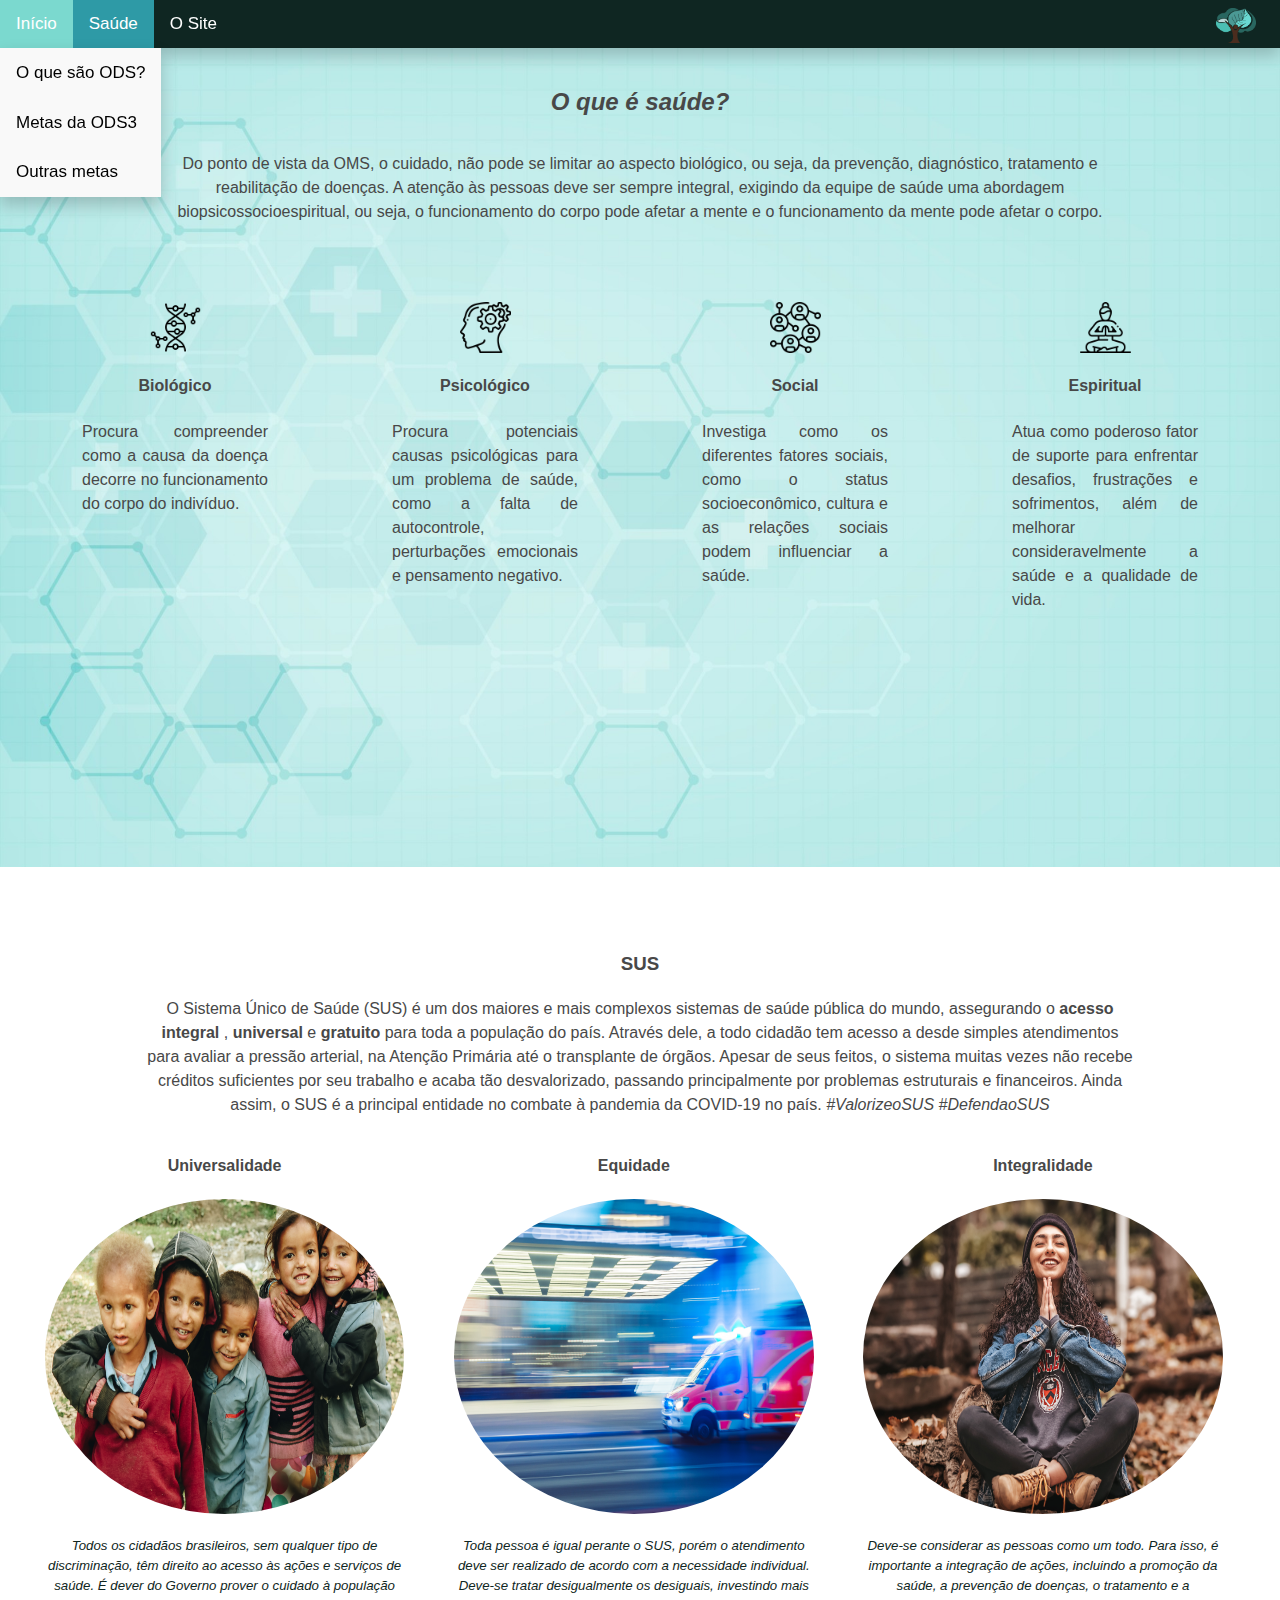
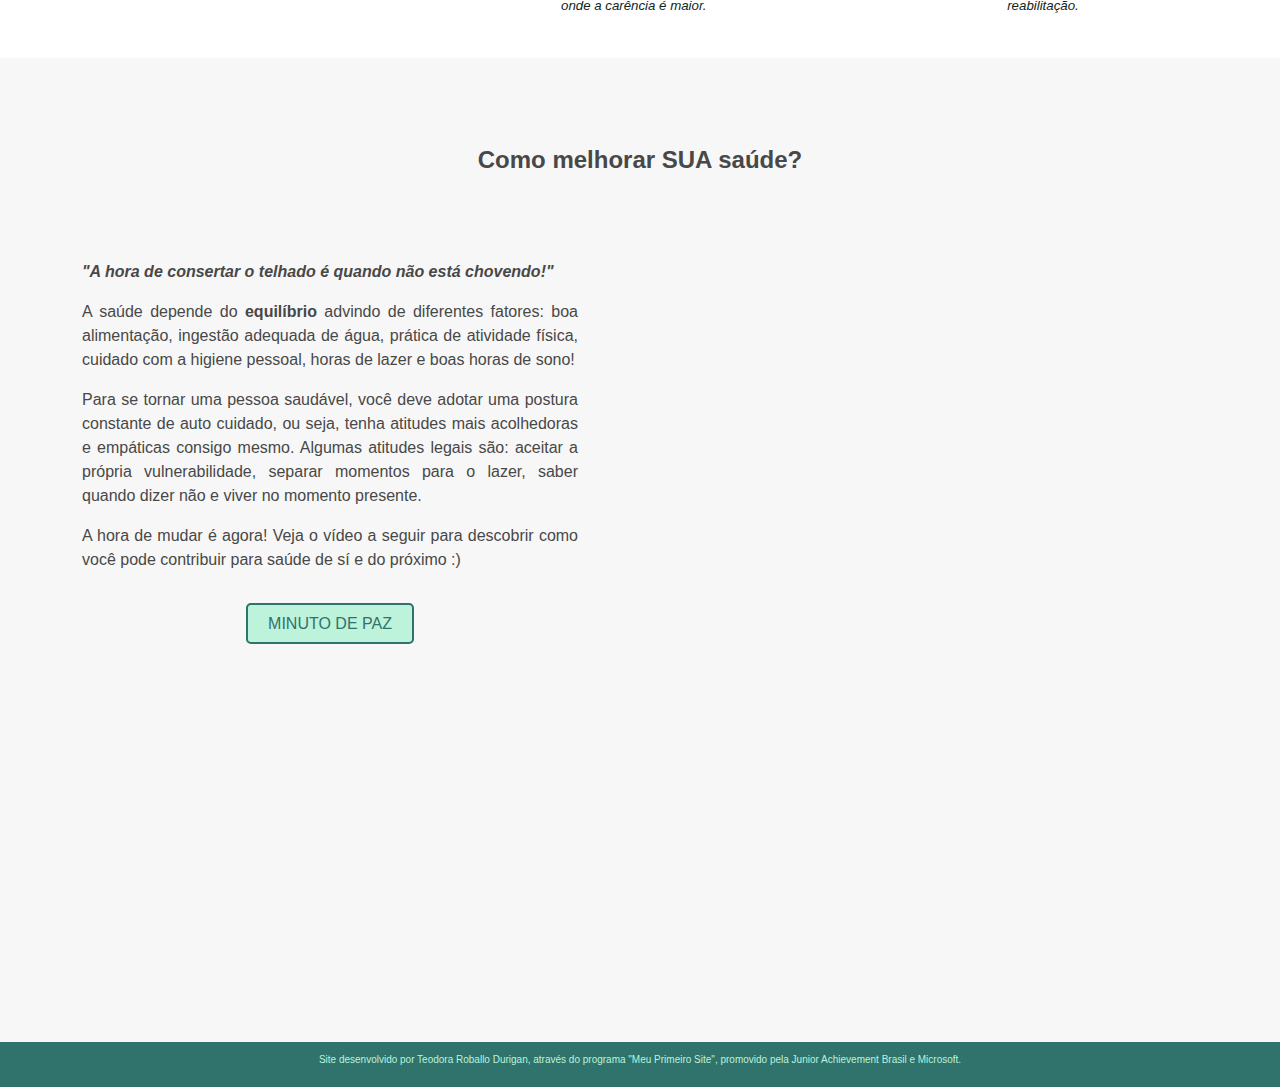
<file: paginadois.html>
<html>
    <head>
        <title>Saúde e Bem Estar</title>
        <meta charset="UTF-8"/>
        <meta name="viewport" content="width:device-width, initial-scale=1.0"/>
        <link rel="stylesheet" href="estilo.css">
        <link rel="shortcut icon" href="img/favicon.png" type="image/x-png">
        <link rel="stylesheet" href="https://use.fontawesome.com/releases/v5.7.2/css/all.css" integrity="sha384-fnmOCqbTlWIlj8LyTjo7mOUStjsKC4pOpQbqyi7RrhN7udi9RwhKkMHpvLbHG9Sr" crossorigin="anonymous"/>
        <script src="main.js"></script>
       
    </head>
    <body>
        <body>
            <header>
                <div id="logodiv">
                    <a href="index.html"> <img id="logo" src="img/favicon.png" alt="É uma árvore"/></a>
                </div>
                <div class="topnav" id="myTopnav">

                    <div class="dropdown">
                        <button class="dropbtn" href="index.html">Início
                            <i class="fa fa-caret-down"></i>
                        </button>
                        <div class="dropdown-content ">
                            <a href="index.html#sessaoods">O que são ODS?</a>
                            <a href="index.html#slidemetas">Metas da ODS3</a>
                            <a href="index.html#outrasmetas">Outras metas</a>
                        </div>
                    </div>
    
                    <div class="dropdown active">
                      <button class="dropbtn">Saúde
                        <i class="fa fa-caret-down"></i>
                      </button>
                      <div class="dropdown-content">
                            <a href="paginadois.html#oqueesaude">O que é?</a>
                            <a href="paginadois.html#sus">#ValorizeoSUS</a>
                            <a href="paginadois.html#melhorasaude">Sua Saúde</a>
                         </div>
                    </div>
    
                    <div class="dropdown">
                        <button class="dropbtn">O Site
                            <i class="fa fa-caret-down"></i>
                        </button>
                        <div class="dropdown-content">
                            <a href="paginatres.html#conceito">Design</a>
                            <a href="paginatres.html#sobre">Desenvolvedora</a>
                            <a href="paginatres.html#agradecimento">Agradecimentos</a>
                        </div>
                    </div>
                    <a href="javascript:void(0);" class="icon" onclick="myFunction()">&#9776;</a>
                </div>
            </header>
    
        <section id="oqueesaude" class="top5 botton capasaude">
            <h2 class="centralizado borda10 italico bottom1 titulosaude"> O que é saúde? </h2>
            <p class="centralizado borda10 bottom"> Do ponto de vista da OMS, o cuidado, não pode se limitar ao aspecto biológico, ou seja, da prevenção, diagnóstico, tratamento e reabilitação 
                de doenças. A atenção às pessoas deve ser sempre integral, exigindo da equipe de saúde uma abordagem biopsicossocioespiritual, ou seja, o funcionamento do corpo pode afetar a mente e o funcionamento da mente pode afetar o corpo.</p>
            <div class="coluna quatrosaude centralizado">
                <img class="icone" src="img/bio.png" alt="É um DNA" />
                <h4>Biológico</h4>
                <p class="justificado">Procura compreender como a causa da doença decorre no funcionamento do corpo do indivíduo.</p>
            </div>
            <div class="coluna quatrosaude centralizado">
                <img class="icone" src="img/psico.png" alt="É uma cabeça com uma engrnagem" />
                <h4>Psicológico</h4>
                <p class="justificado"> Procura potenciais causas psicológicas para um problema de saúde, como a falta de autocontrole, perturbações emocionais e pensamento negativo.</p>
            </div>
            <div class="coluna quatrosaude centralizado">
                <img class="icone" src="img/social.png" alt="São quatro ícones de pessoas conectadas" />
                <h4>Social</h4>
                <p class="justificado">Investiga como os diferentes fatores sociais, como o status socioeconômico, cultura e as relações sociais podem influenciar a saúde.</p>
            </div>
            <div class="coluna quatrosaude centralizado">
                <img class="icone" src="img/espiritual.png" alt="É uma pessoa meditando" />
                <h4>Espiritual</h4>
                <p class="justificado">Atua como poderoso fator de suporte para enfrentar desafios, frustrações e sofrimentos, além de melhorar consideravelmente a saúde e a qualidade de vida.</p>
            </div>
        </section>

        <section id="sus" class="top5 botton">
            <h3 class="centralizado">SUS</h3>
            <p class="centralizado borda10">O Sistema Único de Saúde (SUS) é um dos maiores e mais complexos sistemas de saúde pública do mundo, assegurando o <b>acesso integral </b>,  <b> universal </b> e <b>gratuito</b> para toda a população do país. 
                Através dele, a todo cidadão tem acesso a desde simples atendimentos para avaliar a pressão arterial, na Atenção Primária até o transplante de órgãos.
                Apesar de seus feitos, o sistema muitas vezes não recebe créditos suficientes por seu trabalho e acaba tão desvalorizado, passando principalmente por problemas estruturais e financeiros. Ainda assim, o SUS é a principal entidade no combate à 
                pandemia da COVID-19 no país. <i> #ValorizeoSUS #DefendaoSUS</i></p>
                    <div class="coluna tres centralizado">
                        <h4>Universalidade</h4>
                        <img class="imgeco" src="imgmetas/universalidade.jpg" alt="É uma gestante" />
                        <h5 class="metas">Todos os cidadãos brasileiros, sem qualquer tipo de discriminação, têm direito ao acesso às ações e serviços de saúde. É dever do Governo prover o cuidado à população</h5>
                    </div>
                    <div class="coluna tres centralizado">
                        <h4>Equidade</h4>
                        <img class="imgeco" src="imgmetas/equidade.jpg" alt="É uma mão com um laço vermelho" />
                        <h5 class="metas">Toda pessoa é igual perante o SUS, porém o atendimento deve ser realizado de acordo com a necessidade individual. Deve-se tratar desigualmente os desiguais, investindo mais onde a carência é maior.</h5>
                    </div>
                    <div class="coluna tres centralizado">
                        <h4>Integralidade</h4>
                        <img class="imgeco" src="imgmetas/integralidade.jpg" alt="É um bebê negro com touca" />
                        <h5 class="metas">Deve-se considerar as pessoas como um todo. Para isso, é importante a integração de ações, incluindo a promoção da saúde, a prevenção de doenças, o tratamento e a reabilitação.</h5>
                    </div>
        </section>

        <section id="melhorasaude" class="destaqueods top5">
            <h2 id="comomelhora" class="centralizado"> Como melhorar SUA saúde? </h2>
            <div class="coluna dois centralizado">
                <h4 class="justificado marginzero"> <i>"A hora de consertar o telhado é quando não está chovendo!"</i></h4>
                <p class="justificado">A saúde depende do <b> equilíbrio </b> advindo de diferentes fatores: boa alimentação, ingestão adequada de água, prática de atividade física, cuidado com a higiene pessoal, horas de lazer e boas horas de sono! </p>
                <p class="justificado"> Para se tornar uma pessoa saudável, você deve adotar uma postura constante de auto cuidado, ou seja, tenha atitudes mais acolhedoras e empáticas consigo mesmo. Algumas atitudes legais são: aceitar a própria vulnerabilidade, separar momentos
                     para o lazer, saber quando dizer não e viver no momento presente. </p>
                <p class="justificado" id="marginbottom8"> A hora de mudar é agora! Veja o vídeo a seguir para descobrir como você pode contribuir para saúde de sí e do próximo :)</p>
                <a id="acao" class="centralizado minutopaz" href="https://www.eumedito.org/aprenda-a-meditar/" target="_blanck">MINUTO DE PAZ</a>
            </div>
            <div id="videosaude" class="coluna dois">
                <iframe width="110%" height="315" src="https://www.youtube.com/embed/DznXnqnWWsE" frameborder="0" allow="accelerometer; autoplay; encrypted-media; gyroscope; picture-in-picture" allowfullscreen></iframe>
            </div>
        </section>

    
        <footer class="fontepqn centralizado">
            <p>Site desenvolvido por Teodora Roballo Durigan, através do programa "Meu Primeiro Site", promovido pela Junior Achievement Brasil e Microsoft.</p>
        </footer>
    </body>
</html>
</file>
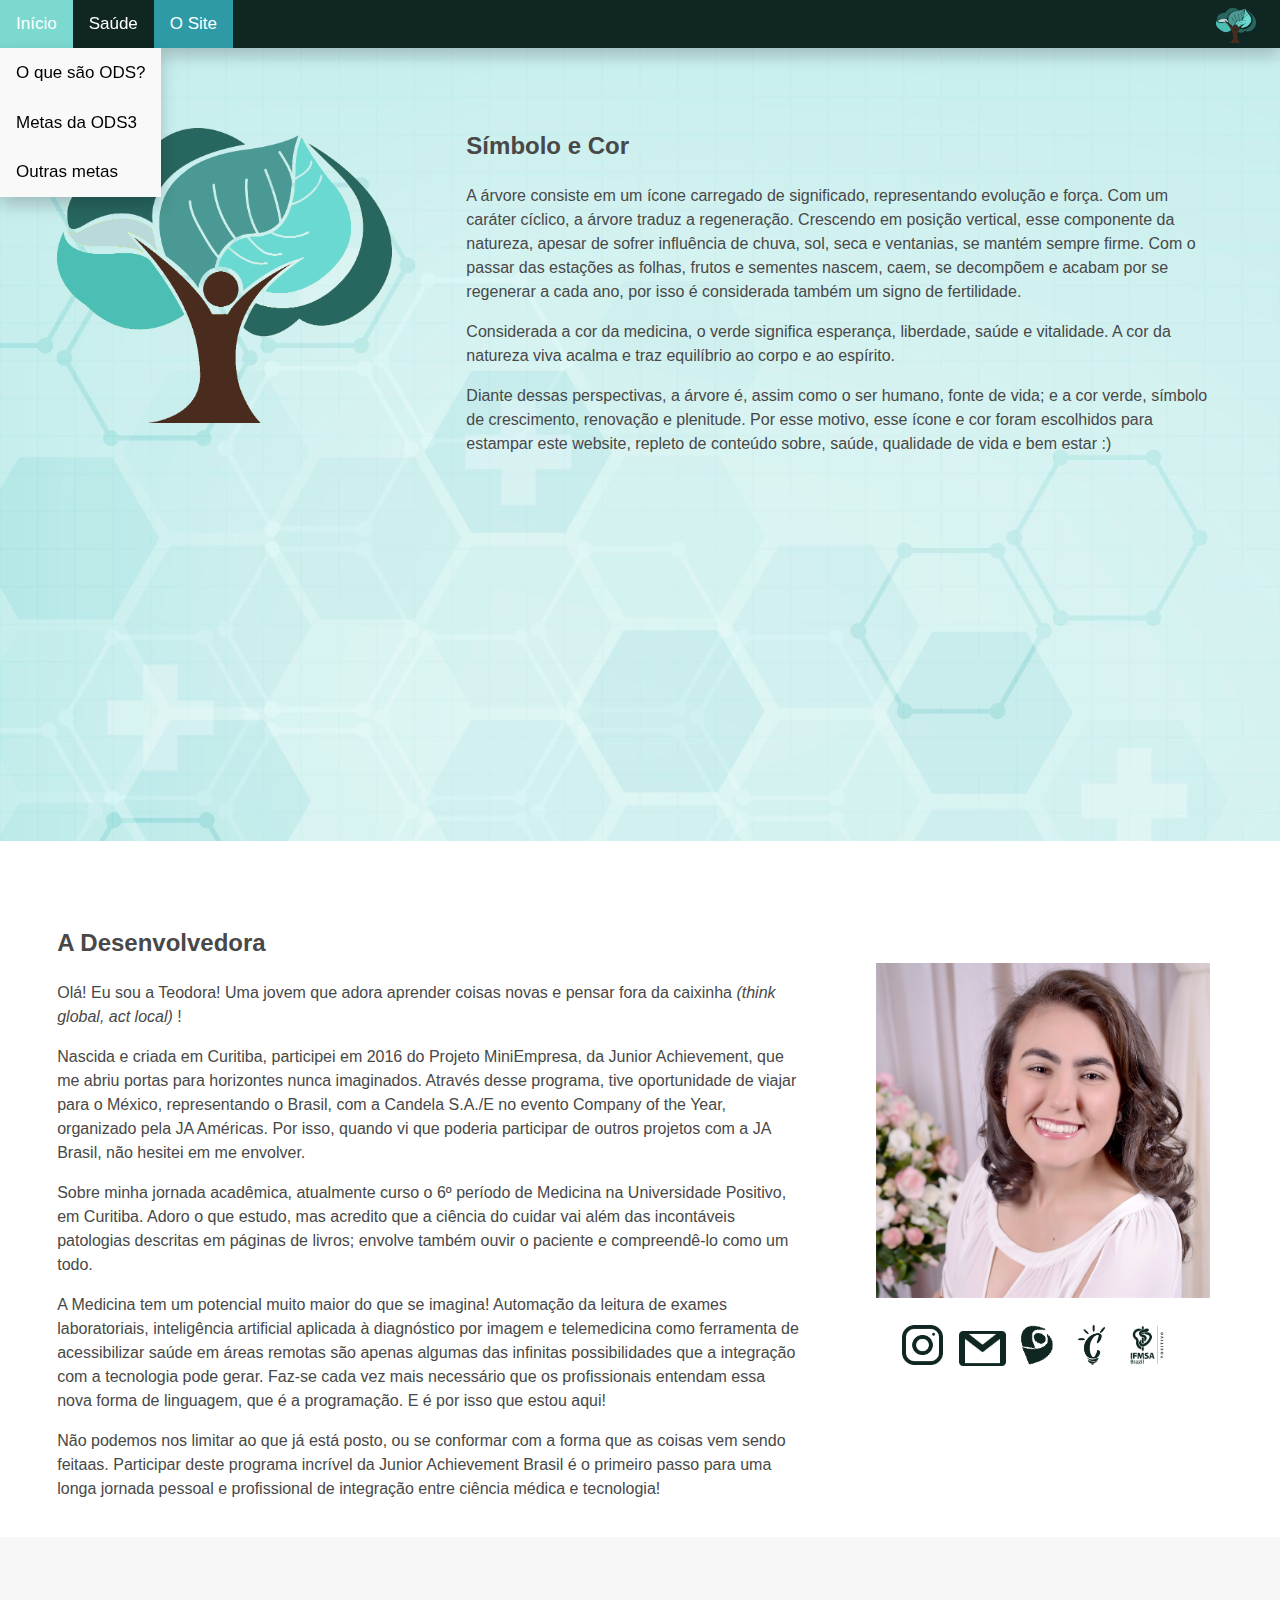
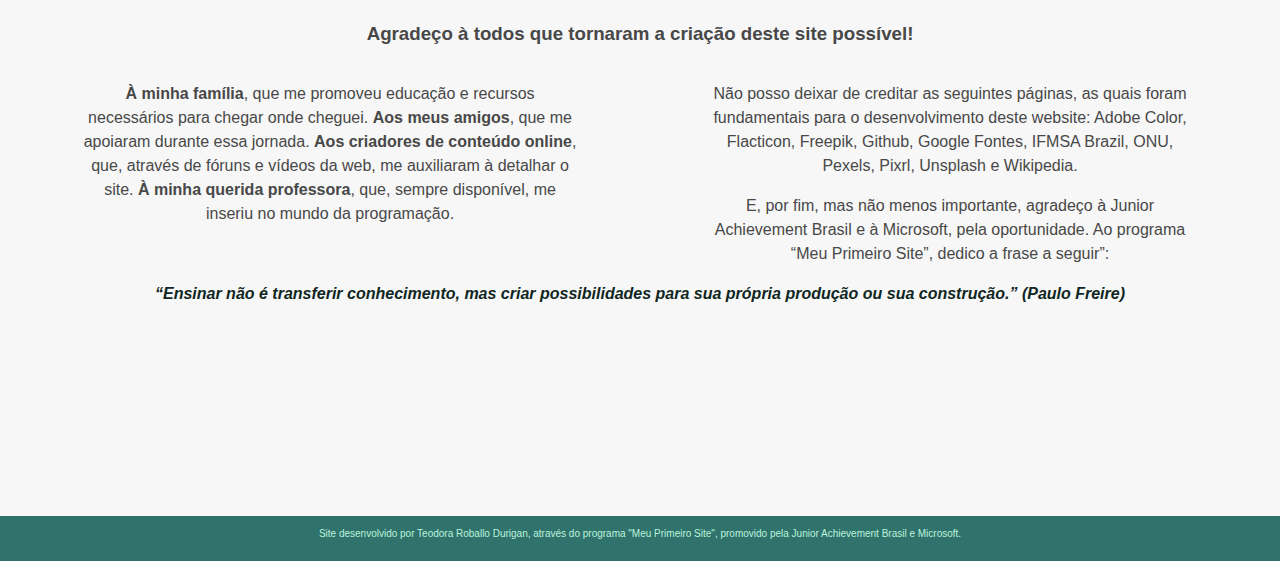
<file: paginatres.html>
<html>
    <head>
        <title>Saúde e Bem Estar</title>
        <meta charset="UTF-8"/>
        <meta name="viewport" content="width:device-width, initial-scale=1.0"/>
        <link rel="stylesheet" href="estilo.css">
        <link rel="shortcut icon" href="img/favicon.png" type="image/x-png">
        <link rel="stylesheet" href="https://use.fontawesome.com/releases/v5.7.2/css/all.css" integrity="sha384-fnmOCqbTlWIlj8LyTjo7mOUStjsKC4pOpQbqyi7RrhN7udi9RwhKkMHpvLbHG9Sr" crossorigin="anonymous"/>
        <script src="main.js"></script>
       
    </head>
    <body>
        <body>
            <header id="menupgtres" class="fixed">
                <div id="logodiv">
                    <a href="index.html"> <img id="logo" src="img/favicon.png" alt="É uma árvore"/></a>
                </div>
                <div class="topnav" id="myTopnav">

                    <div class="dropdown">
                        <button class="dropbtn" href="index.html">Início
                            <i class="fa fa-caret-down"></i>
                        </button>
                        <div class="dropdown-content ">
                            <a href="index.html#sessaoods">O que são ODS?</a>
                            <a href="index.html#slidemetas">Metas da ODS3</a>
                            <a href="index.html#outrasmetas">Outras metas</a>
                        </div>
                    </div>
    
                    <div class="dropdown">
                      <button class="dropbtn">Saúde
                        <i class="fa fa-caret-down"></i>
                      </button>
                      <div class="dropdown-content">
                            <a href="paginadois.html#oqueesaude">O que é?</a>
                            <a href="paginadois.html#sus">#ValorizeoSUS</a>
                            <a href="paginadois.html#melhorasaude">Sua Saúde</a>
                         </div>
                    </div>
    
                    <div class="dropdown active">
                        <button class="dropbtn">O Site
                            <i class="fa fa-caret-down"></i>
                        </button>
                        <div class="dropdown-content">
                            <a href="paginatres.html#conceito">Design</a>
                            <a href="paginatres.html#sobre">Desenvolvedora</a>
                            <a href="paginatres.html#agradecimento">Agradecimentos</a>
                        </div>
                    </div>
                    <a href="javascript:void(0);" class="icon" onclick="myFunction()">&#9776;</a>
                </div>
            </header>
       
        <section id="conceito" class="capaosite top10">
            <div class="coluna doistercos centralizado">
                <img id="simbolo" src="img/favicon.png" alt="É uma árvore"/>
            </div>
            <div class="coluna umterco">
                <h2 id="simboloecor">Símbolo e Cor</h2> 
                <p>A árvore consiste em um ícone carregado de significado, representando evolução 
                    e força. Com um caráter cíclico, a árvore traduz a regeneração. Crescendo em posição vertical, esse componente da natureza, apesar de sofrer influência de chuva, sol, seca e ventanias, se mantém sempre firme. Com o passar das estações as 
                    folhas, frutos e sementes nascem, caem, se decompõem e acabam por se regenerar a cada ano, por isso é considerada também um signo de fertilidade. </p>
                <p>Considerada a cor da medicina, o verde significa esperança, liberdade, saúde e vitalidade. A cor da natureza viva acalma e traz equilíbrio ao corpo e ao espírito.
                <p>Diante dessas perspectivas, a árvore é, assim como o ser humano, fonte de vida; e a cor verde, símbolo de crescimento, renovação e plenitude. Por esse motivo, esse ícone e cor foram escolhidos para estampar este website, repleto de conteúdo sobre, saúde, qualidade de vida e bem estar :)</p>    
            </div>  
        </section>

        <section id="sobre" class="top5 botton">
            <div class="coluna umterco">
                <h2>A Desenvolvedora</h3>
                <p> Olá! Eu sou a Teodora! Uma jovem que adora aprender coisas novas e pensar fora da caixinha <i>(think global, act local) </i>! </p>
                <p>Nascida e criada em Curitiba, participei em 2016 do Projeto MiniEmpresa, da Junior Achievement, que me abriu portas para horizontes nunca imaginados. 
                    Através desse programa, tive oportunidade de viajar para o México, representando o Brasil, com a Candela S.A./E no evento 
                    Company of the Year, organizado pela JA Américas. Por isso, quando vi que poderia participar de outros projetos com a JA Brasil, não hesitei em me envolver. </p>
                <p>Sobre minha jornada acadêmica, atualmente curso o 6º período de Medicina na Universidade Positivo, em Curitiba. Adoro o que estudo, mas acredito que a 
                    ciência do cuidar vai além das incontáveis patologias descritas em páginas de livros; envolve também ouvir o paciente e compreendê-lo como um todo. </p>
                <p> A Medicina tem um potencial muito maior do que se imagina! Automação da leitura de exames laboratoriais, inteligência artificial aplicada à diagnóstico por imagem e telemedicina como ferramenta de acessibilizar saúde em 
                        áreas remotas são apenas algumas das infinitas possibilidades que a integração com a tecnologia pode gerar. Faz-se cada vez mais necessário que os profissionais entendam essa nova forma de linguagem, que é a programação. E é por isso que estou aqui!</p>
                <p>Não podemos nos limitar ao que já está posto, ou se conformar com a forma que as coisas vem sendo feitaas. Participar deste programa incrível da Junior Achievement
                    Brasil é o primeiro passo para uma longa jornada pessoal e profissional de integração entre ciência médica e tecnologia!</p>
            </div>
            <div class="coluna doistercos top2">
                <img id="perfil" width="100%" src="img/eu.png" alt="Uma mulher sorrindo" />
                <div class="coluna quatro centralizado">
                    <li id="redesocial" class="centralizado redesocial"> 
                        <a href="https://www.instagram.com/teodora.rd/" target="_blanck"> 
                        <img class="tamanho300" src="img/socialinstaverde.png"/>
                        </a>
                    </li>
                </div>
                <div class="coluna quatro centralizado">
                    <li id="redesocial" class="centralizado redesocial"> 
                        <a href="mailto:trdurigan@gmail.com?subject=Assunto" target="_blanck"> 
                        <img class="tamanho350" src="img/socialemailverde.png"/>
                        </a>
                    </li>
                </div>
                <div class="coluna quatro centralizado">
                    <li id="redesocial" class="borda centralizado redesocial"> 
                        <a href="http://lattes.cnpq.br/3161190987233292" target="_blanck"> 
                        <img class="tamanho300" src="img/sociallattesverde.png"/>
                        </a>
                    </li>
                </div>
                <div class="coluna quatro centralizado">
                    <li id="redesocial" class="borda centralizado redesocial"> 
                        <a href="https://candelaminiempresa.wixsite.com/candela" target="_blanck"> 
                        <img class="tamanho300" src="img/socialcandelaverde.png"/>
                        </a>
                    </li>
                </div>
                <div class="coluna quatro centralizado">
                    <li id="redesocial" class="borda centralizado redesocial"> 
                        <a href="https://ifmsabrazilpositivo.wixsite.com/website" target="_blanck"> 
                        <img class="tamanho250" src="img/socialifmsaverde.png"/>
                        </a>
                    </li>
                </div>
            </div>
        </section>

        <section id="agradecimento" class="destaqueagradece top5">
            <h3 class="centralizado">Agradeço à todos que tornaram a criação deste site possível! </h3>
            <div class="coluna dois centralizado">
                <p><b>À minha família</b>, que me promoveu educação e recursos necessários para chegar onde cheguei. <b>Aos meus amigos</b>, que me apoiaram durante essa jornada. <b>Aos criadores de conteúdo online</b>, que, através de fóruns e vídeos da web, me auxiliaram à detalhar o site. 
                <b>À minha querida professora</b>, que, sempre disponível, me inseriu no mundo da programação. </p>
            </div>
            <div class="coluna dois centralizado">
                <p>Não posso deixar de creditar as seguintes páginas, as quais foram fundamentais para o desenvolvimento deste website: Adobe Color, Flacticon, Freepik, Github, Google Fontes, IFMSA Brazil, ONU, Pexels, Pixrl, Unsplash e Wikipedia. </p>
                <p>E, por fim, mas não menos importante, agradeço à Junior Achievement Brasil e à Microsoft, pela oportunidade. Ao programa “Meu Primeiro Site”, dedico a frase a seguir”: </p>
            </div>
            <h4 class="destaqueagradece2"> “Ensinar não é transferir conhecimento, mas criar possibilidades para sua própria produção ou sua construção.” (Paulo Freire)</h4>
        </section>


        <footer class="fontepqn centralizado footer3">
            <p>Site desenvolvido por Teodora Roballo Durigan, através do programa "Meu Primeiro Site", promovido pela Junior Achievement Brasil e Microsoft.</p>
        </footer>
    </body>
</html>
</file>
<file: estilo.css>
html, body {
  margin: 0;
  padding: 0;
  font-family: "Nunito Sans",-apple-system,BlinkMacSystemFont,Segoe UI,Roboto,Ubuntu,Cantarell,Fira Sans,Droid Sans,Helvetica Neue,sans-serif;
  font-weight: 400;
  line-height: 1.5;
  color: #484848;
}

a{
    text-decoration: none;
    color: white;
}
header {
    height: 60px;
    width: 100%;
    position: fixed;
    z-index: 50;
}

footer {
    background-color: #2F736C;
    float: left;
    width: 100%;
    height: 5%;
    color: #bdf2db;
}
li {
    float: left;
    padding: 20 10 20 10;
    height: 20px;
}
section {
    padding: 20px;
    float: left;
}

/*MENU*/

.dropdown {
  float: left;
  overflow: hidden;
}

.topnav {
    background-color: #0F2622;
    overflow: hidden;
    box-shadow: 0px 8px 16px 0px rgba(0,0,0,0.2);
  }
  
.topnav a {
    float: left;
    display: block;
    color: #f2f2f2;
    text-align: center;
    padding: 14px 30px;
    text-decoration: none;
    font-size: 17px;
    padding-right: 100;
  }
  
.active {
    background-color: #2E9AA6;
    color: white;
  }
.topnav .icon {
    display: none;
  }
  

.dropdown .dropbtn {
    font-size: 17px;
    border: none;
    outline: none;
    color: white;
    padding: 14px 16px;
    background-color: inherit;
    font-family: inherit;
    margin: 0;
  }
  
.dropdown-content {
    display: none;
    position: absolute;
    background-color: #f9f9f9;
    min-width: 160px;
    box-shadow: 0px 8px 16px 0px rgba(0,0,0,0.2);
    z-index: 1;
  }
  
.dropdown-content a {
    float: none;
    color: black;
    padding: 12px 16px;
    text-decoration: none;
    display: block;
    text-align: left;
  }
  
.topnav a:hover, .dropdown:hover .dropbtn {
    background-color: #7bd9cf;
    color: white;
  }

.dropdown-content a:hover {
    background-color: #ddd;
    color: black;
  }
  
.dropdown:hover .dropdown-content {
    display: block;
  }
  
/*fim do menu*/


#acao:hover {
    color: #Bdf2db;
    border-radius: 5px; 
    border: 2px #bdf2db solid;
    background-color: #2F736C;
    margin-top: 1%;
    margin: auto;
    padding: 10px 20px;
    text-decoration: none;
}
#acao {
    color: #2F736C;
    border-radius: 5px; 
    border: 2px #2F736C solid;
    background-color: #bdf2db;
    margin-top: 1%;
    padding: 10px 20px;
    text-decoration: none;
}
#capa {
    background: url("img/fundo_dna.jpg");
    height: 100%;
    text-align: center;
    background-size: cover;
    background-attachment: fixed;
    padding: 2,5%;
}
#logo {
    width: 40px;
    position: absolute;
    top: 8px;
    margin-left: 95%;
}
#menu {
    float: right;
    margin-right: 5%;
    list-style: none;
    margin-top: 0px;
}
#menucor:hover {
    background-color: #79d9cf;
}
#ods3 {
    text-align: center;
    padding-bottom: 2%;
}
#perfil {
    padding-top: 10%;
    padding-bottom: 2%;
}
#redesocial {
    list-style: none;
    
}
#subtitulo {
    color: #0F2622;
    margin-left: 20%;
    margin-right: 20%;
    border-top: 3px solid white;
    padding-top: 2%;
}
#subtitulo2 {
    color: 0F2622;
    margin-left: 20%;
    margin-right: 20%;
    text-decoration: none;
    font-size: 20px;
    
}
#titulo {
    color: #0F2622;
    padding-top: 15%;
    font-size: 400%;
    line-height: 120%;
}
#video {
    width: 100%;
    height: 315;
    padding-top: 10%;
}
#slidemetas {
    padding: 0%;
}
#rodapemetas {
    text-align: end;
    font-style: italic;
    color: #E4FFF8;
    padding-right: 1%;
    opacity: 0,4s;
    font-size: small;
  }
#simbolo{
      width: 100%;
  }
#selecao{
      height: 100%;
  }
#comomelhora{
    padding-bottom: 5%;
}
#marginbottom8{
    margin-bottom: 8%;
}
#simboloecor{
  margin-top: 0%;
}

.margemzero{
  margin: 0px;
}   
.borda10 {
    padding-right:10%;
    padding-left: 10%;
}
.bottom1 {
    padding-bottom: 1%;
}
.bottom3 {
    padding-bottom: 3%;
}
.bottom{
    padding-bottom: 5%;
}
.centralizado {
    text-align: center;
}
.justificado {
    text-align: justify;
}
.direita{
    text-align: right;
}
.coluna {
    float: left;
    padding: 0 5%;
    position: relative;
}
.destaque {
    background-color: #f7f7f7;
    height: 100%;
}
.destaqueods {
  background-color: #f7f7f7;
  height: 100%;
}
.capaosite{
    background: url(img/capamaisbranca.jpg);
    height: 77%;
    background-attachment: fixed;
}

.capasaude {
    background: url("img/capabranca.jpg");
    height: 87%;
    text-align: center;
    background-size: cover;
    background-attachment: fixed;
    padding: 2,5%;
}
.destaqueagradece {
    background-color: #f7f7f7;
    height: 55%;
}
.destaqueagradece2 {
    background-color: #f7f7f7;
    height: 20%;
    text-align: center;
    text-align: center;
    font-style: italic;
    color: #0F2622;

}
.dois {
    width: 40%;
}
.doistercos {
    width: 27%;
    padding: 0 3%;
}
.umterco {
    width: 60%;
    padding: 0 3%;
}
.end {
    text-align: end;
}
.fontepqn {
    font-size: x-small;
}
.fontegrande {
    font-size: 15px;
}
.icone {
    width: 51px;
}
.icone:hover {
    border-radius: 50%;
    outline: none;
    border: 2px #0F2622 solid;
    padding: 1%;
    background-color: #f7f7f7;
}
.imgeco {
    width: 100%;
    height: 35%;
    border-radius: 50%;
}
.italico {
    font-style: italic;
}
.metas {
    color: #0F2622;
    font-weight: lighter;
    font-style: italic;
}
.tres {
    width: 29%;
    padding: 0 2%;
}
.quatro {
    width: 10%;
    padding-right: 2%;
    padding-left: 5%;
}
.quatrosaude{
    width: 15%;
}

.doissextos{
    width: 30%;
    padding: 0%;
    margin: 0%;
}

.top2 {
    padding-top: 2%;
}
.top5 {
    padding-top: 5%;
}
.top10 {
    padding-top: 10%;
}

.marginzero{
    margin: 0%;
}

.tamanho250{
  width: 250%;
}

.tamanho300{
  width: 300%;
}

.tamanho350{
  width:350%;
}




/*parte do slide*/

.slider {
    position: relative;
    overflow: hidden;
    height: 100vh;
    width: 100vw;
    margin-top: 0%;
  }
  
  .slide {
    position: absolute;
    top: 0;
    left: 0;
    width: 100%;
    height: 100%;
    opacity: 0;
    transition: opacity 0.4s ease-in-out;
  }
  
  .slide.current {
    opacity: 1;
  }
  
  .slide .content {
    position: absolute;
    bottom: 70px;
    left: -600px;
    opacity: 0;
    width: 600px;
    background-color: rgba(255, 255, 255, 0.8);
    color: #0F2622;
    padding: 35px;
  }
  
  .slide .content h1 {
    margin-bottom: 10px;
  }
  
  .slide.current .content {
    opacity: 1;
    transform: translateX(600px);
    transition: all 0.7s ease-in-out 0.3s;
  }
  
  .buttons button#next {
    position: absolute;
    top: 240%;
    right: 15px;
  }
  
  .buttons button#prev {
    position: absolute;
    top: 240%;
    left: 15px;
  }
  
  .buttons button {
    border: 2px solid #fff;
    background-color: transparent;
    color: #fff;
    cursor: pointer;
    padding: 13px 15px;
    border-radius: 50%;
    outline: none;
  }
  
  .buttons button:hover {
    background-color: #fff;
    color: #0F2622;
    border: 2px solid #0F2622;
  }
   
  .slide:first-child {
    background: url('imgmetas/meta31.jpg')no-repeat
    center top/cover;
  }
  .slide:nth-child(2) {
    background: url('imgmetas/meta32.jpg') no-repeat
      center top/cover;
  }
  .slide:nth-child(3) {
    background: url('imgmetas/meta33.jpg') no-repeat
      center top/cover;
  }
  .slide:nth-child(4) {
    background: url('imgmetas/meta34.jpg') no-repeat
      center top/cover;
  }
  .slide:nth-child(5) {
    background: url('imgmetas/meta35.jpg') no-repeat
      center top/cover;
  } 
  .slide:nth-child(6)  {
    background: url('imgmetas/meta36.jpg') no-repeat
      center center/cover;
  }
  .slide:nth-child(7)  {
    background: url('imgmetas/meta37.jpg') no-repeat
      center center/cover;
  }
  .slide:nth-child(8) {
    background: url('imgmetas/meta38.jpg') no-repeat
      center top/cover;
  }
  .slide:nth-child(9) {
    background: url('imgmetas/meta39.jpg') no-repeat
      center top/cover;
  }
  .slide:nth-child(10) {
    background: url('imgmetas/meta3a.jpg') no-repeat
      center top/cover;
  }
  .slide:nth-child(11) {
    background: url('imgmetas/meta3b.jpg') no-repeat
      center top/cover;
  } 
  .slide:nth-child(12)  {
    background: url('imgmetas/meta3c.jpg') no-repeat
      center center/cover;
  }
  .slide:nth-child(13)  {
    background: url('imgmetas/meta3d.jpg') no-repeat
      center center/cover;
  }

 
[lj-type="stage"] {
    margin: auto;
}


/** PARTE DA RESPONSIVIDADE **/

@media all and (max-width: 768px){

.fixed{
  position: fixed;
}

 #menupgtres{
  width: 43.7%;
  z-index: 10;
 }

 /**.logoresponsiva{
   margin-top: 80px;
 }**/

 .topnav1{
   margin-top: -4%;
 }
    .topnav a:not(:first-child), .dropdown .dropbtn {
        display: none;
      }
      .topnav a.icon {
        float: right;
        display: block;
        padding-right: 7%;
      }
    
    #titulo {
        margin: 4%;
        font-size: 350%;
        padding-top: 20%;

    }

    #subtitulo{
        padding-top: 4%;
        margin: 0%;
        font-size: 125%;
        padding-right: 10%;
        padding-left: 10%;
    }

    #subtitulo2 {
        margin: 0%;
        font-size: 80%;
        padding-top: 3%;
        padding-bottom: 15%;
    }

.titulosaude{
  padding-top: 10%;
}

    .destaqueods{
      height: 800%;
    }

    .destaqueagradece{
      height: 120%;
    }

    #sessaoods{
      height: 110%;
    }

    #melhorasaude{
      height: 160%;
    }

    .coluna, .dois, .umterco, .doistercos, .tres, .quatro, .quatrosaude {
        display: block;
        width: 80%;
        padding: 0;
        margin: 10px auto;
        float: none;
        text-align: center;
    }

    .end{
        text-align: center;
    }

    #logodiv{
        position: relative;
        width: 100%;
        margin-left: 0px;
        text-align: center;   
    }

.capasaude{
    height: 210%;
    text-align: center;
    background-attachment: fixed;
    padding: 2,5%;
    background-repeat: no-repeat;
}

    .capaosite{
      height: 140%;
      text-align: center;
      background-attachment: fixed;
      padding: 2,5%;
      background-repeat: no-repeat;
    }

    #capa{
      background-position: center;
      background-repeat: no-repeat;
  }

  #simbolo{
    width: 50%;
    padding-top: 6%;
  }

  .redesocial{
      padding: 0%;
  }

  .slide .content {
      bottom: -300px;
      left: 0;
      width: 100%;
      height: 75%;
  }
    
    .slide.current .content {
      transform: translateY(-300px);
      width: 80%;
    }
  
  #redesocial{
    visibility: hidden;
  }

  footer {
    height: 8%;
  }
}

@media screen and (max-width: 768px) {
    /*NOVO*/
    #logo{
      margin-left: -3%;
    }

    .buttons button#next{
      margin-top: 170%;
    }

    .buttons button#prev{
      margin-top: 170%;
    }
    /*NOVO*/

    .topnav.responsive {position: relative;}
    .topnav.responsive a.icon {
      position: absolute;
      right: 0;
      top: 0;
      height: 13%;
    }
    .topnav.responsive a {
      float: none;
      display: block;
      text-align: left;
    }
    .topnav.responsive .dropdown {float: none;}
    .topnav.responsive .dropdown-content {position: relative;}
    .topnav.responsive .dropdown .dropbtn {
      display: block;
      width: 100%;
      text-align: left;
    }
    .espacobaixo{
      padding-bottom: 120%;
    }   

  }
</file>
<file: Semana 1 (Meu Primeiro Site) - Jul.2020/estilo.css>
html, body{
    margin: 0;
}

#imagem_fundo{
    background: url(img/fundo_dna.jpg);
    background-size: 1500px;
    height: 627px;
    text-align: center;
    padding: 30px;
}

#titulo{
    color: white;
    padding-top: 5%;
    font-size: 50px;
    line-height: 0.6;    
}

#subtitulo{
    color: white;
    margin-left: 20%;
    margin-right: 20%;
    margin-top: 5%;
    margin-bottom: 2%;
    padding-bottom: 20px;
    
}

#paragrafo{
    color: #4EBFB4;
    margin-left: 10%;
    margin-right: 10%;
    padding: 2%;
    line-height: 1,3;
    text-align: justify;
    background-color: #BDF2ED;
    border-radius: 10px/20px;
    margin-bottom: 40px;
}

#acao{
    color: white;
    border-radius: 10px/20px; 
    border: #4EBFB4 solid;
    background-color: #4EBFB4;
    padding: 10px 20px;
    text-decoration: none;
}

.fonte {
    font-family: 'Montserrat', sans-serif;
}
</file>
<file: Semana 2 (Meu Primeiro Site) - Jul.2020/estilo.css>
a{
    text-decoration: none;
    color: white;
}
header {
    background-color: #0F2622;
    color: white;
    height: 60px;
    width: 100%;
    position: fixed;
    z-index: 10;
}
html, body {
    margin: 0;
    padding: 0;
    font-family: "Nunito Sans",-apple-system,BlinkMacSystemFont,Segoe UI,Roboto,Ubuntu,Cantarell,Fira Sans,Droid Sans,Helvetica Neue,sans-serif;
    font-weight: 400;
    line-height: 1.5;
    color: #484848;
}
footer {
    background-color: #2F736C;
    float: left;
    width: 100%;
    height: 8%;
    color: bdf2db;
}
li {
    float: left;
    padding: 20 10 20 10;
    height: 20px;
}
section {
    padding: 20px;
    float: left;
}



#acao {
    color: white;
    border-radius: 5px; 
    border: 2px #4EBFB4 solid;
    background-color: #4EBFB4;
    margin-top: 1%;
    margin: auto;
    padding: 10px 20px;
    text-decoration: none;
}
#acao:hover {
    color: white;
    border-radius: 5px; 
    border: 2px #bdf2db solid;
    background-color:#2E9AA6;
    margin-top: 1%;
    padding: 10px 20px;
    text-decoration: none;
}
#capa {
    background: url("img/fundo_dna.jpg");
    height: 100%;
    text-align: center;
    background-size: cover;
}
#logo {
    width: 50px;
    position: absolute;
    top: 10px;
    margin-left: 5%;
}
#menu {
    float: right;
    margin-right: 5%;
    list-style: none;
    margin-top: 0px;
}
#menucor:hover {
    background-color: #79d9cf;
}
#ods3 {
    text-align: center;
    padding-bottom: 2%;
}
#perfil {
    padding-top: 10%;
    padding-bottom: 2%;
}
#redesocial {
    list-style: none;

}
#subtitulo {
    color: #0F2622;
    margin-left: 20%;
    margin-right: 20%;
    border-top: 3px solid white;
    padding-top: 2%;
}
#subtitulo2 {
    color: 0F2622;
    margin-left: 20%;
    margin-right: 20%;
    text-decoration: none;
    font-size: 20px;
    
}
#titulo {
    color: #0F2622;
    padding-top: 18%;
    font-size: 70px;
    line-height: 0.6;
    font-family: 'Nunito Sans', sans-serif;
}
#video {
    width: 100%;
    height: 315;
    padding-top: 10%;
}


   
.borda10 {
    padding-right:10%;
    padding-left: 10%;
}
.bottom3 {
    padding-bottom: 3%;
}
.bottom{
    padding-bottom: 5%;
}
.centralizado {
    text-align: center;
}
.coluna {
    float: left;
    padding: 0 5%;
    position: relative;
}
.destaque {
    background-color: #f7f7f7;
}
.dois {
    width: 40%;
}
.doistercos {
    width: 27%;
    padding: 0 3%;
}
.end {
    text-align: end;
}
.fontepqn {
    font-size: x-small;
}
.fontegrande {
    font-size: 15px;
}
.icone {
    width: 51px;
}
.imgeco {
    width: 100%;
    height: 35%;
}
.italico {
    font-style: italic;
}
.metas {
    color: #0F2622;
    font-weight: lighter;
    font-style: italic;
}
.quatro {
    width: 15%;
}
.justificado {
    text-align: justify;
}
.top2 {
    padding-top: 2%;
}
.top5 {
    padding-top: 5%;
}
.tres {
    width: 29%;
    padding: 0 2%;
}



[lj-type="stage"] {
    margin: auto;
}
</file>
